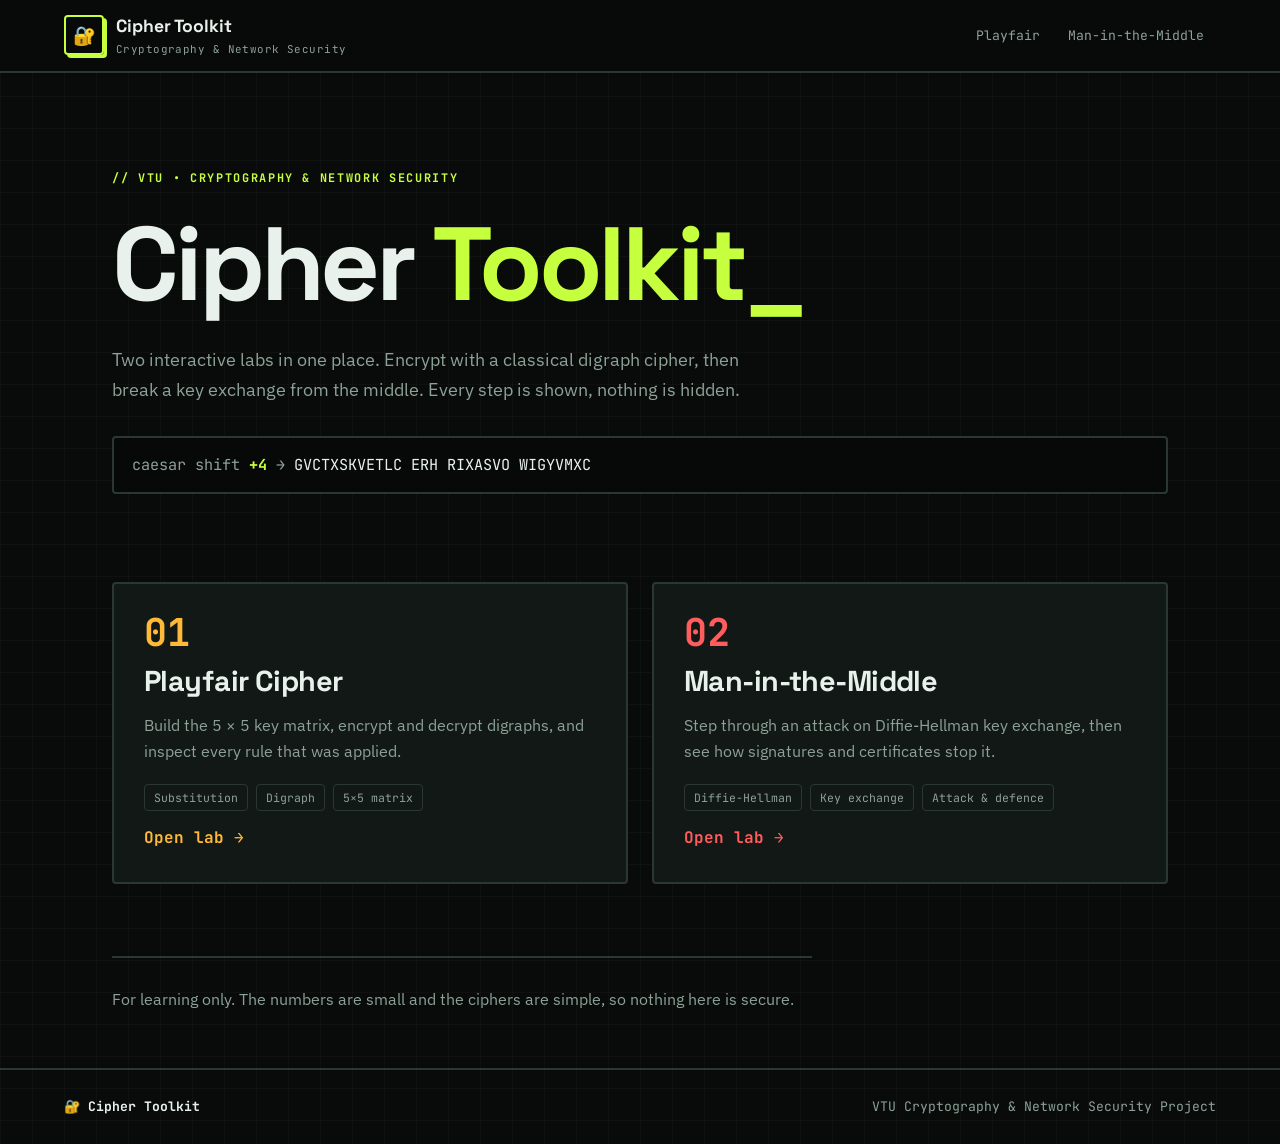
<file: index.html>
<!DOCTYPE html>
<html lang="en">
<head>
  <meta charset="UTF-8">
  <meta name="viewport" content="width=device-width, initial-scale=1.0">
  <meta name="description" content="Cipher Toolkit: interactive Playfair cipher and Man-in-the-Middle attack demos for Cryptography and Network Security (VTU).">
  <title>Cipher Toolkit | CNS VTU Project</title>
  <link rel="preconnect" href="https://fonts.googleapis.com">
  <link rel="preconnect" href="https://fonts.gstatic.com" crossorigin>
  <link href="https://fonts.googleapis.com/css2?family=Space+Grotesk:wght@500;700&family=IBM+Plex+Sans:wght@400;600&family=JetBrains+Mono:wght@400;700&display=swap" rel="stylesheet">
  <link rel="stylesheet" href="assets/theme.css">
  <style>
    .wrap { max-width: 1120px; margin: 0 auto; padding: 0 clamp(16px, 4vw, 32px); }
    .hero { padding: 90px 0 40px; }
    .hero h1 { font-size: clamp(3rem, 9vw, 6.5rem); font-weight: 700; letter-spacing: -0.04em; margin-top: 18px; }
    .hero h1 span { color: var(--accent); }
    .hero h1 span::after { content: "_"; animation: blink 1s steps(2) infinite; }
    .lead { max-width: 58ch; margin: 22px 0 0; color: var(--muted); font-size: 1.15rem; }

    .ticker {
      margin-top: 32px; padding: 14px 18px; overflow-x: auto; white-space: nowrap;
      background: #060908; border: 2px solid var(--line); border-radius: var(--radius);
      font-family: var(--font-mono); font-size: 0.95rem;
    }
    .ticker b { color: var(--accent); }
    .ticker i { color: var(--muted); font-style: normal; }

    .tools { display: grid; grid-template-columns: repeat(auto-fit, minmax(300px, 1fr)); gap: 24px; margin-top: 48px; }
    .tool {
      --c: var(--accent);
      display: flex; flex-direction: column; gap: 14px; padding: 30px;
      background: var(--panel); border: 2px solid var(--line); border-radius: var(--radius);
      transition: transform 0.14s, box-shadow 0.14s, border-color 0.14s;
    }
    .tool:hover { border-color: var(--c); transform: translate(-4px, -4px); box-shadow: 8px 8px 0 var(--c); }
    .tool.playfair { --c: #ffb938; }
    .tool.mitm { --c: #ff5d5d; }
    .tool .num { font-family: var(--font-mono); font-size: 2.4rem; font-weight: 700; color: var(--c); line-height: 1; }
    .tool h2 { font-size: 1.8rem; letter-spacing: -0.02em; }
    .tool p { margin: 0; color: var(--muted); }
    .tags { display: flex; flex-wrap: wrap; gap: 8px; margin-top: auto; padding-top: 6px; }
    .tags span { font-family: var(--font-mono); font-size: 0.72rem; padding: 3px 9px; border: 1px solid var(--line); border-radius: var(--radius); color: var(--muted); }
    .go { font-family: var(--font-mono); font-weight: 700; color: var(--c); }

    .about { margin-top: 72px; padding-top: 28px; border-top: 2px solid var(--line); color: var(--muted); max-width: 70ch; }
    footer { margin-top: 56px; }
  </style>
</head>
<body>
  <header class="navbar">
    <a class="brand" href="./">
      <span class="brand-icon">🔐</span>
      <span><strong>Cipher Toolkit</strong><small>Cryptography &amp; Network Security</small></span>
    </a>
    <nav>
         <a href="playfair/index.html">Playfair</a>
         <a href="mitm/index.html">Man-in-the-Middle</a>
    </nav>
  </header>

  <main class="wrap">
    <section class="hero">
      <span class="eyebrow">VTU • CRYPTOGRAPHY &amp; NETWORK SECURITY</span>
      <h1>Cipher <span>Toolkit</span></h1>
      <p class="lead">
        Two interactive labs in one place. Encrypt with a classical digraph cipher,
        then break a key exchange from the middle. Every step is shown, nothing is hidden.
      </p>
      <div class="ticker" aria-hidden="true"><i>caesar shift</i> <b id="shift">+3</b> <i>→</i> <span id="cipher"></span></div>
    </section>

    <section class="tools" aria-label="Tools">
      <a class="tool playfair" href="playfair/index.html">
        <span class="num">01</span>
        <h2>Playfair Cipher</h2>
        <p>Build the 5 × 5 key matrix, encrypt and decrypt digraphs, and inspect every rule that was applied.</p>
        <div class="tags"><span>Substitution</span><span>Digraph</span><span>5×5 matrix</span></div>
        <span class="go">Open lab →</span>
      </a>
      <a class="tool mitm" href="mitm/index.html">
        <span class="num">02</span>
        <h2>Man-in-the-Middle</h2>
        <p>Step through an attack on Diffie-Hellman key exchange, then see how signatures and certificates stop it.</p>
        <div class="tags"><span>Diffie-Hellman</span><span>Key exchange</span><span>Attack &amp; defence</span></div>
        <span class="go">Open lab →</span>
      </a>
    </section>

    <p class="about">For learning only. The numbers are small and the ciphers are simple, so nothing here is secure.</p>
  </main>

  <footer>
    <strong>🔐 Cipher Toolkit</strong>
    <span>VTU Cryptography &amp; Network Security Project</span>
  </footer>

  <script>
    const PLAIN = "CRYPTOGRAPHY AND NETWORK SECURITY";
    const shift = (s, n) => s.replace(/[A-Z]/g, c => String.fromCharCode((c.charCodeAt(0) - 65 + n) % 26 + 65));
    const cipherEl = document.getElementById("cipher");
    const shiftEl = document.getElementById("shift");
    let n = 3;
    const draw = () => { cipherEl.textContent = shift(PLAIN, n); shiftEl.textContent = "+" + n; };
    draw();
    if (!matchMedia("(prefers-reduced-motion: reduce)").matches) {
      setInterval(() => { n = n % 25 + 1; draw(); }, 900);
    }
  </script>
</body>
</html>
</file>
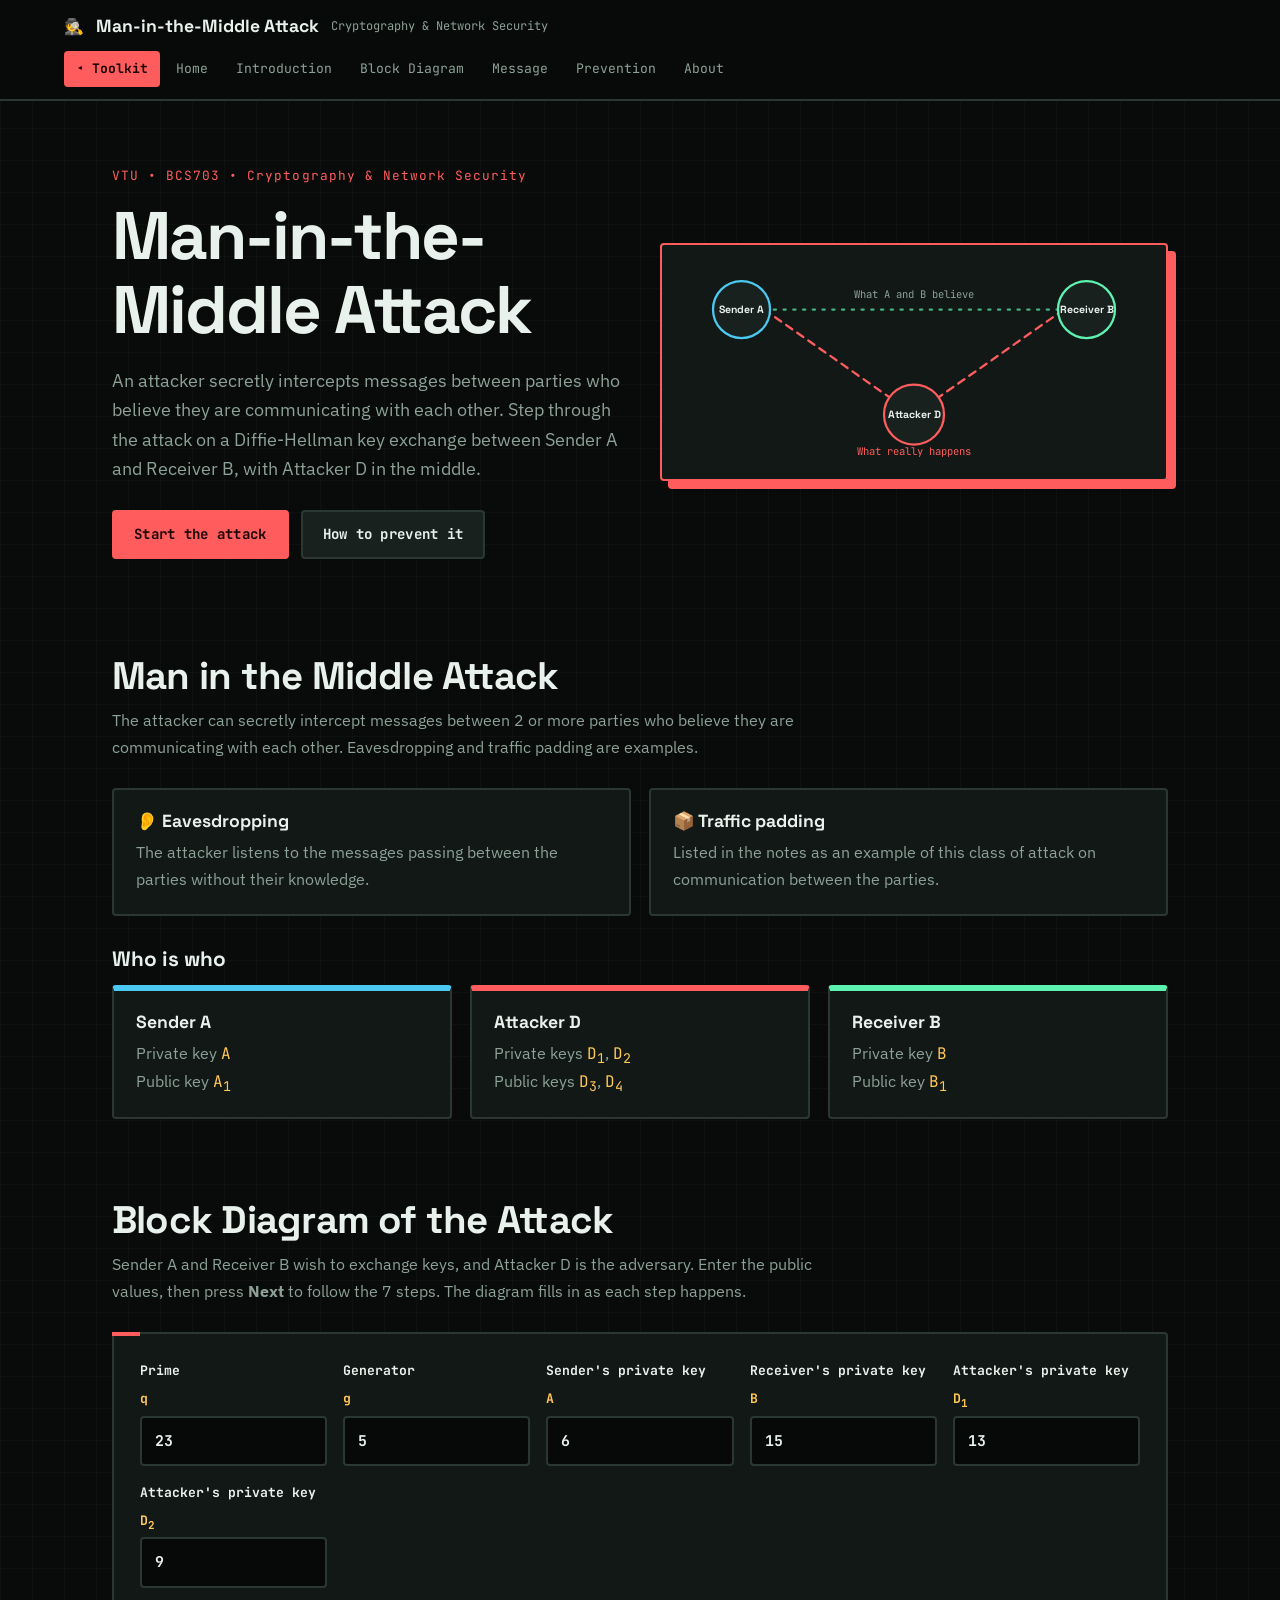
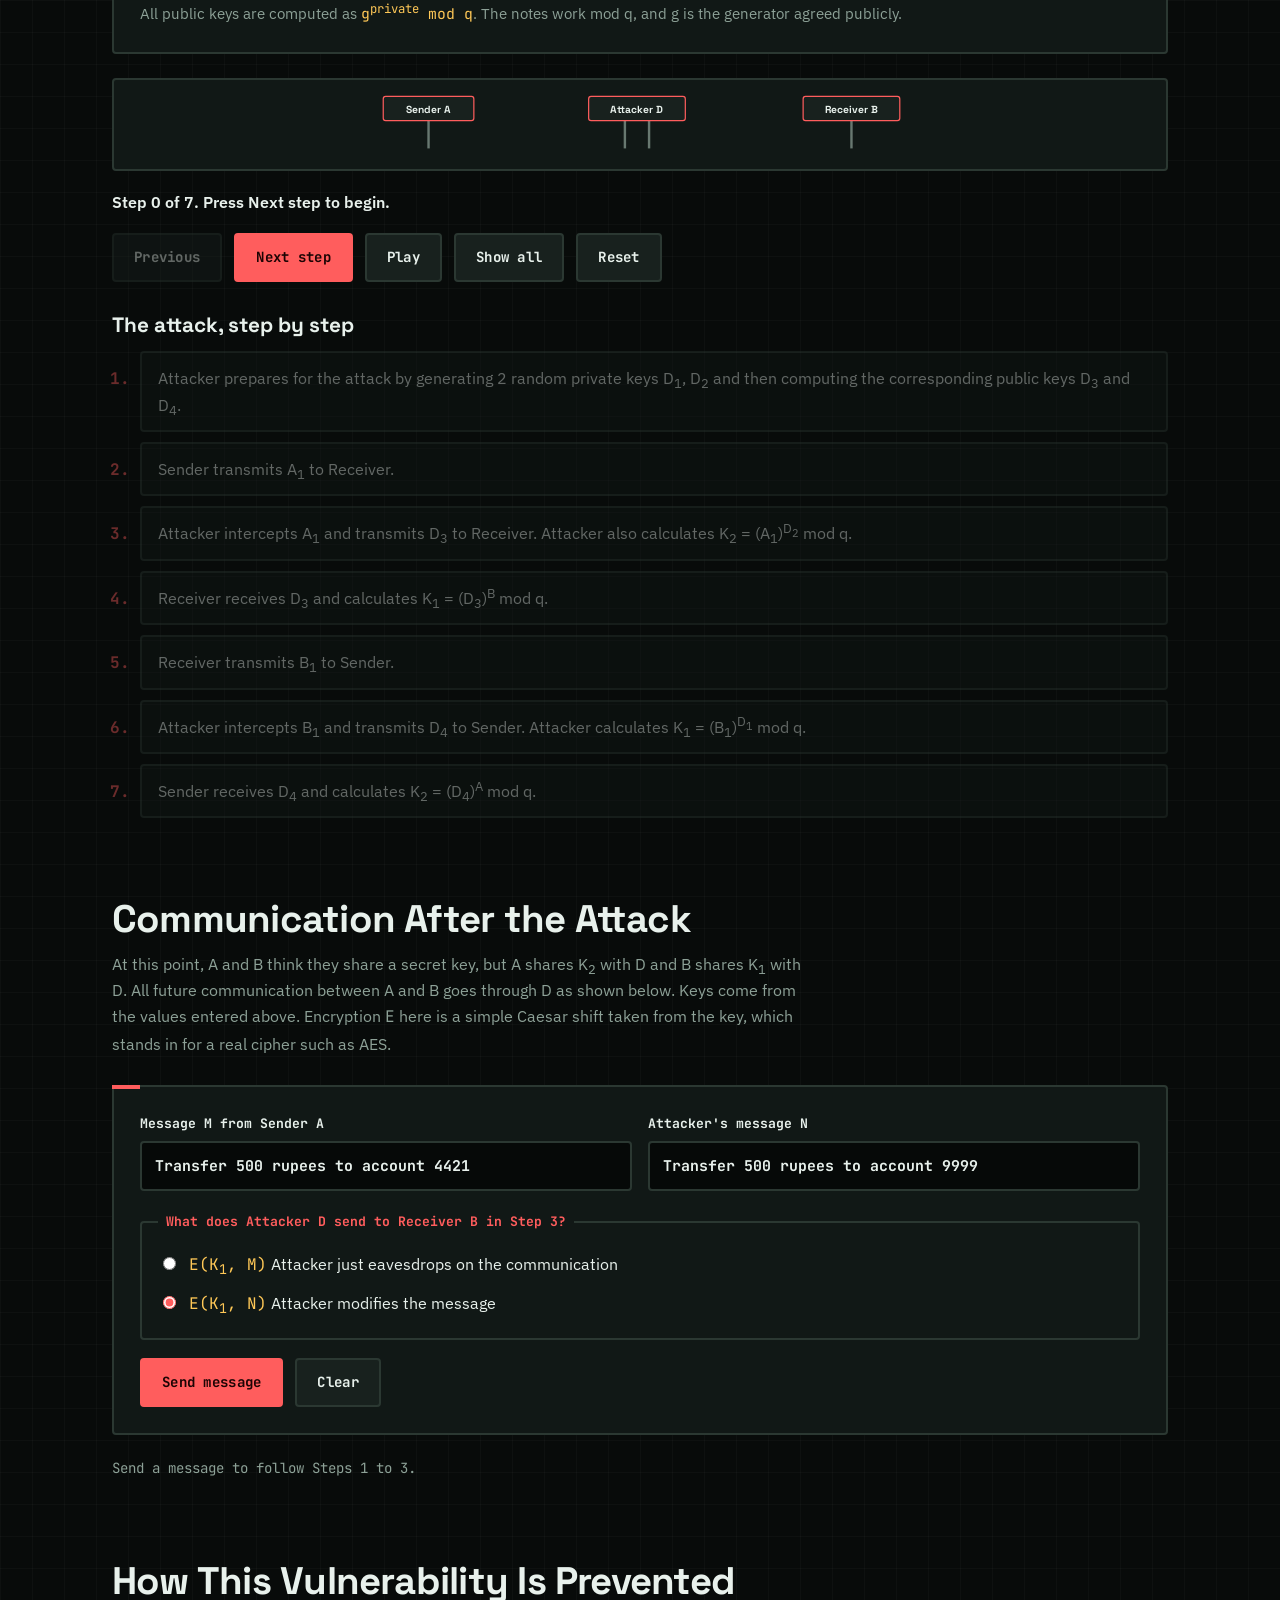
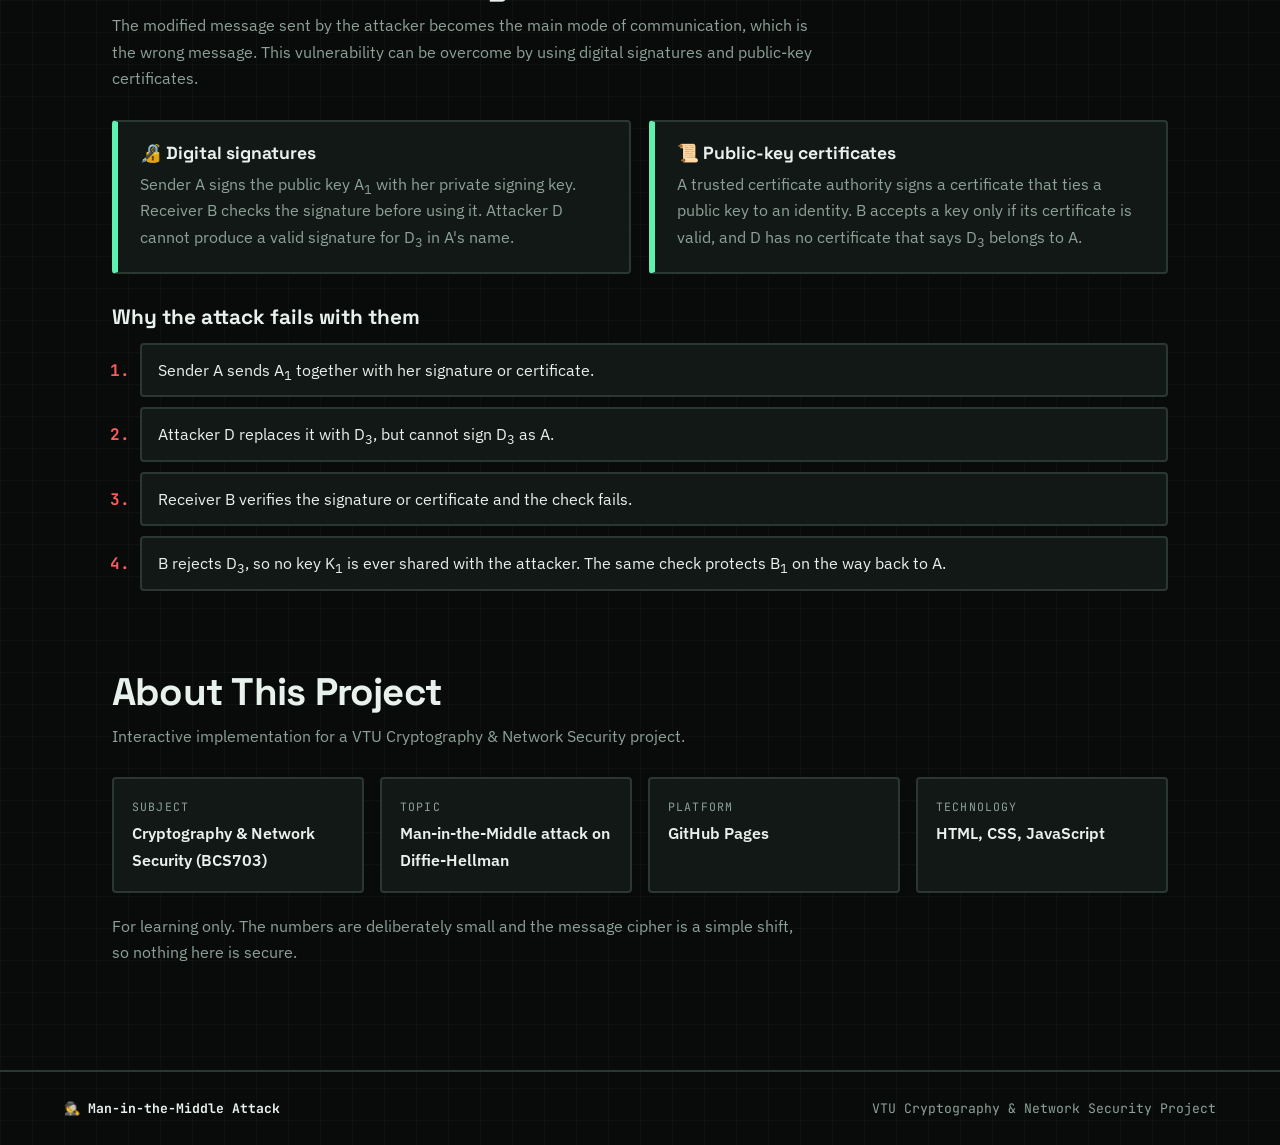
<file: mitm/index.html>
<!DOCTYPE html>
<html lang="en">
<head>
  <meta charset="UTF-8">
  <meta name="viewport" content="width=device-width, initial-scale=1.0">
  <meta name="description" content="Interactive Man-in-the-Middle attack on Diffie-Hellman key exchange for Cryptography and Network Security (VTU BCS703).">
  <title>Man-in-the-Middle Attack | CNS VTU Project</title>
  <link rel="preconnect" href="https://fonts.googleapis.com">
  <link rel="preconnect" href="https://fonts.gstatic.com" crossorigin>
  <link href="https://fonts.googleapis.com/css2?family=Space+Grotesk:wght@500;700&family=IBM+Plex+Sans:ital,wght@0,400;0,600;1,400&family=JetBrains+Mono:wght@400;700&display=swap" rel="stylesheet">
  <link rel="stylesheet" href="../assets/theme.css">
  <link rel="stylesheet" href="mitm.css">
</head>
<body>

  <header class="site-header">
    <a class="brand" href="#home">🕵️ <strong>Man-in-the-Middle Attack</strong> <span>Cryptography &amp; Network Security</span></a>
    <nav aria-label="Main">
      <a class="back" href="../index.html">◂ Toolkit</a>
      <a href="#home">Home</a>
      <a href="#introduction">Introduction</a>
      <a href="#keyexchange">Block Diagram</a>
      <a href="#message">Message</a>
      <a href="#prevention">Prevention</a>
      <a href="#about">About</a>
    </nav>
  </header>

  <main>

    <!-- HERO -->
    <section id="home" class="hero">
      <div class="hero-text">
        <p class="course">VTU &bull; BCS703 &bull; Cryptography &amp; Network Security</p>
        <h1>Man-in-the-Middle Attack</h1>
        <p class="lead">
          An attacker secretly intercepts messages between parties who believe they are
          communicating with each other. Step through the attack on a Diffie-Hellman key
          exchange between Sender A and Receiver B, with Attacker D in the middle.
        </p>
        <div class="actions">
          <a class="btn primary" href="#keyexchange">Start the attack</a>
          <a class="btn" href="#prevention">How to prevent it</a>
        </div>
      </div>

      <figure class="hero-figure">
        <svg viewBox="0 0 640 280" role="img" aria-labelledby="heroDesc">
          <title id="heroDesc">Sender A and Receiver B believe they talk directly, but Attacker D sits between them</title>
          <path d="M120 70 H520" class="line believed"/>
          <text x="320" y="55" text-anchor="middle" class="note">What A and B believe</text>
          <path d="M120 70 L320 210" class="line real flow"/>
          <path d="M320 210 L520 70" class="line real flow"/>
          <text x="320" y="264" text-anchor="middle" class="note evil">What really happens</text>
          <g class="node alice"><circle cx="90" cy="70" r="38"/><text x="90" y="75" text-anchor="middle">Sender A</text></g>
          <g class="node bob"><circle cx="550" cy="70" r="38"/><text x="550" y="75" text-anchor="middle">Receiver B</text></g>
          <g class="node mallory"><circle cx="320" cy="210" r="40"/><text x="320" y="215" text-anchor="middle">Attacker D</text></g>
        </svg>
      </figure>
    </section>

    <!-- INTRODUCTION -->
    <section class="section" id="introduction">
      <h2>Man in the Middle Attack</h2>
      <p class="section-sub">
        The attacker can secretly intercept messages between 2 or more parties who believe
        they are communicating with each other. Eavesdropping and traffic padding are examples.
      </p>

      <div class="grid two">
        <article class="card">
          <h3>👂 Eavesdropping</h3>
          <p>The attacker listens to the messages passing between the parties without their knowledge.</p>
        </article>
        <article class="card">
          <h3>📦 Traffic padding</h3>
          <p>Listed in the notes as an example of this class of attack on communication between the parties.</p>
        </article>
      </div>

      <h3 class="sub-head">Who is who</h3>
      <div class="grid three">
        <article class="card party-card alice">
          <h3>Sender A</h3>
          <p>Private key <code>A</code><br>Public key <code>A<sub>1</sub></code></p>
        </article>
        <article class="card party-card mallory">
          <h3>Attacker D</h3>
          <p>Private keys <code>D<sub>1</sub></code>, <code>D<sub>2</sub></code><br>Public keys <code>D<sub>3</sub></code>, <code>D<sub>4</sub></code></p>
        </article>
        <article class="card party-card bob">
          <h3>Receiver B</h3>
          <p>Private key <code>B</code><br>Public key <code>B<sub>1</sub></code></p>
        </article>
      </div>
    </section>

    <!-- BLOCK DIAGRAM + KEY EXCHANGE -->
    <section class="section" id="keyexchange">
      <h2>Block Diagram of the Attack</h2>
      <p class="section-sub">
        Sender A and Receiver B wish to exchange keys, and Attacker D is the adversary.
        Enter the public values, then press <strong>Next</strong> to follow the 7 steps.
        The diagram fills in as each step happens.
      </p>

      <div class="panel">
        <div class="form-grid">
          <label>Prime <code>q</code>
            <input id="inQ" type="number" value="23" min="5" step="1" inputmode="numeric">
          </label>
          <label>Generator <code>g</code>
            <input id="inG" type="number" value="5" min="2" step="1" inputmode="numeric">
          </label>
          <label>Sender's private key <code>A</code>
            <input id="inA" type="number" value="6" min="2" step="1" inputmode="numeric">
          </label>
          <label>Receiver's private key <code>B</code>
            <input id="inB" type="number" value="15" min="2" step="1" inputmode="numeric">
          </label>
          <label>Attacker's private key <code>D<sub>1</sub></code>
            <input id="inD1" type="number" value="13" min="2" step="1" inputmode="numeric">
          </label>
          <label>Attacker's private key <code>D<sub>2</sub></code>
            <input id="inD2" type="number" value="9" min="2" step="1" inputmode="numeric">
          </label>
        </div>
        <p class="hint">All public keys are computed as <code>g<sup>private</sup> mod q</code>. The notes work mod q, and g is the generator agreed publicly.</p>
        <p id="kxError" class="error" role="alert" hidden></p>
      </div>

      <div class="diagram-wrap" id="diagramWrap" tabindex="0" aria-label="Block diagram of the man-in-the-middle attack">
        <div id="diagram"></div>
      </div>

      <div class="stepper">
        <p class="step-now" id="stepNow" aria-live="polite">Step 0 of 7. Press Next to begin.</p>
        <div class="actions">
          <button class="btn" id="btnPrev" type="button">Previous</button>
          <button class="btn primary" id="btnNext" type="button">Next step</button>
          <button class="btn" id="btnPlay" type="button">Play</button>
          <button class="btn" id="btnAll" type="button">Show all</button>
          <button class="btn" id="btnReset" type="button">Reset</button>
        </div>
      </div>

      <h3 class="sub-head">The attack, step by step</h3>
      <ol id="stepList" class="attack-steps"></ol>

      <div id="afterNote" class="verdict broken" hidden></div>
    </section>

    <!-- MESSAGE -->
    <section class="section" id="message">
      <h2>Communication After the Attack</h2>
      <p class="section-sub">
        At this point, A and B think they share a secret key, but A shares K<sub>2</sub> with D and
        B shares K<sub>1</sub> with D. All future communication between A and B goes through D as
        shown below. Keys come from the values entered above. Encryption <code>E</code> here is a
        simple Caesar shift taken from the key, which stands in for a real cipher such as AES.
      </p>

      <div class="panel">
        <div class="form-grid wide">
          <label>Message M from Sender A
            <input id="msg" type="text" value="Transfer 500 rupees to account 4421" maxlength="120">
          </label>
          <label>Attacker's message N
            <input id="tamper" type="text" value="Transfer 500 rupees to account 9999" maxlength="120">
          </label>
        </div>

        <fieldset class="choice">
          <legend>What does Attacker D send to Receiver B in Step 3?</legend>
          <label class="radio"><input type="radio" name="mode" value="eavesdrop"> <span><code>E(K<sub>1</sub>, M)</code> Attacker just eavesdrops on the communication</span></label>
          <label class="radio"><input type="radio" name="mode" value="modify" checked> <span><code>E(K<sub>1</sub>, N)</code> Attacker modifies the message</span></label>
        </fieldset>

        <div class="actions">
          <button class="btn primary" id="runMsg" type="button">Send message</button>
          <button class="btn" id="resetMsg" type="button">Clear</button>
        </div>
        <p id="msgError" class="error" role="alert" hidden></p>
      </div>

      <div id="msgResult" class="result" hidden>
        <div class="relay" id="relay"></div>
        <div id="msgVerdict" class="verdict"></div>
      </div>
      <p id="msgEmpty" class="empty">Send a message to follow Steps 1 to 3.</p>
    </section>

    <!-- PREVENTION -->
    <section class="section" id="prevention">
      <h2>How This Vulnerability Is Prevented</h2>
      <p class="section-sub">
        The modified message sent by the attacker becomes the main mode of communication, which is
        the wrong message. This vulnerability can be overcome by using digital signatures and
        public-key certificates.
      </p>

      <div class="grid two">
        <article class="card good">
          <h3>🔏 Digital signatures</h3>
          <p>Sender A signs the public key A<sub>1</sub> with her private signing key. Receiver B checks the signature before using it. Attacker D cannot produce a valid signature for D<sub>3</sub> in A's name.</p>
        </article>
        <article class="card good">
          <h3>📜 Public-key certificates</h3>
          <p>A trusted certificate authority signs a certificate that ties a public key to an identity. B accepts a key only if its certificate is valid, and D has no certificate that says D<sub>3</sub> belongs to A.</p>
        </article>
      </div>

      <h3 class="sub-head">Why the attack fails with them</h3>
      <ol class="attack-steps plain">
        <li>Sender A sends A<sub>1</sub> together with her signature or certificate.</li>
        <li>Attacker D replaces it with D<sub>3</sub>, but cannot sign D<sub>3</sub> as A.</li>
        <li>Receiver B verifies the signature or certificate and the check fails.</li>
        <li>B rejects D<sub>3</sub>, so no key K<sub>1</sub> is ever shared with the attacker. The same check protects B<sub>1</sub> on the way back to A.</li>
      </ol>
    </section>

    <!-- ABOUT -->
    <section class="section" id="about">
      <h2>About This Project</h2>
      <p class="section-sub">Interactive implementation for a VTU Cryptography &amp; Network Security project.</p>
      <dl class="about">
        <div><dt>Subject</dt><dd>Cryptography &amp; Network Security (BCS703)</dd></div>
        <div><dt>Topic</dt><dd>Man-in-the-Middle attack on Diffie-Hellman</dd></div>
        <div><dt>Platform</dt><dd>GitHub Pages</dd></div>
        <div><dt>Technology</dt><dd>HTML, CSS, JavaScript</dd></div>
      </dl>
      <p class="disclaimer">For learning only. The numbers are deliberately small and the message cipher is a simple shift, so nothing here is secure.</p>
    </section>
  </main>

  <footer class="site-footer">
    <strong>🕵️ Man-in-the-Middle Attack</strong>
    <span>VTU Cryptography &amp; Network Security Project</span>
  </footer>

  <script>
/* Man-in-the-Middle attack on Diffie-Hellman
   VTU Cryptography & Network Security (BCS703)
   Notation follows the class notes:
   Sender A (private A, public A1), Receiver B (private B, public B1),
   Attacker D (private D1, D2, public D3, D4), keys K1 and K2. */

const $ = (id) => document.getElementById(id);

const DEFAULTS = { q: 23, g: 5, A: 6, B: 15, D1: 13, D2: 9 };
const INPUT_IDS = { q: "inQ", g: "inG", A: "inA", B: "inB", D1: "inD1", D2: "inD2" };
const TOTAL_STEPS = 7;
// bottom of the lifelines after each step (index = step number)
const STEP_BOTTOM = [100, 300, 300, 425, 515, 545, 670, 760];

/* ---------- Maths helpers ---------- */

function modPow(base, exp, mod) {
  let result = 1n;
  let b = BigInt(base) % BigInt(mod);
  let e = BigInt(exp);
  const m = BigInt(mod);
  while (e > 0n) {
    if (e & 1n) result = (result * b) % m;
    b = (b * b) % m;
    e >>= 1n;
  }
  return Number(result);
}

function isPrime(n) {
  if (n < 2) return false;
  for (let i = 2; i * i <= n; i++) {
    if (n % i === 0) return false;
  }
  return true;
}

function escapeHtml(text) {
  return text.replace(/[&<>"']/g, (c) => ({
    "&": "&amp;", "<": "&lt;", ">": "&gt;", '"': "&quot;", "'": "&#39;"
  }[c]));
}

/* ---------- Stand-in cipher: E(K, M) is a Caesar shift ---------- */

const shiftFromKey = (key) => (key % 25) + 1;

function shiftText(text, shift) {
  return text.replace(/[a-z]/gi, (ch) => {
    const base = ch <= "Z" ? 65 : 97;
    return String.fromCharCode(((ch.charCodeAt(0) - base + shift + 26 * 26) % 26) + base);
  });
}

const E = (key, text) => shiftText(text, shiftFromKey(key));
const Dec = (key, text) => shiftText(text, -shiftFromKey(key));

/* ---------- Inputs and key computation ---------- */

function readParams() {
  const p = {};
  for (const k of Object.keys(INPUT_IDS)) p[k] = Number($(INPUT_IDS[k]).value);

  if (Object.values(p).some((v) => !Number.isInteger(v))) {
    return { error: "Every value must be a whole number." };
  }
  if (p.q < 5 || p.q > 1000003 || !isPrime(p.q)) {
    return { error: "q must be a prime number between 5 and 1,000,003, for example 23." };
  }
  if (p.g < 2 || p.g > p.q - 2) {
    return { error: "g must be between 2 and q - 2." };
  }
  const names = { A: "A", B: "B", D1: "D1", D2: "D2" };
  for (const k of Object.keys(names)) {
    if (p[k] < 2 || p[k] > p.q - 2) {
      return { error: "Private key " + names[k] + " must be between 2 and q - 2." };
    }
  }
  if (p.D1 === p.D2) {
    return { error: "The attacker needs two different private keys, so D1 and D2 must differ." };
  }
  return p;
}

// Every value from the notes' 7 steps
function computeKeys(p) {
  const { q, g, A, B, D1, D2 } = p;
  const A1 = modPow(g, A, q);
  const B1 = modPow(g, B, q);
  const D3 = modPow(g, D1, q);
  const D4 = modPow(g, D2, q);
  return {
    A1, B1, D3, D4,
    K2att: modPow(A1, D2, q),   // step 3: Attacker  K2 = (A1)^D2 mod q
    K1rec: modPow(D3, B, q),    // step 4: Receiver  K1 = (D3)^B mod q
    K1att: modPow(B1, D1, q),   // step 6: Attacker  K1 = (B1)^D1 mod q
    K2snd: modPow(D4, A, q)     // step 7: Sender    K2 = (D4)^A mod q
  };
}

/* ---------- The 7 steps from the notes ---------- */

function stepsFor(p, k) {
  const { q, g, A, B, D1, D2 } = p;
  return [
    {
      text: "Attacker prepares for the attack by generating 2 random private keys D<sub>1</sub>, D<sub>2</sub> and then computing the corresponding public keys D<sub>3</sub> and D<sub>4</sub>.",
      calc: "D<sub>3</sub> = g<sup>D<sub>1</sub></sup> mod q = " + g + "<sup>" + D1 + "</sup> mod " + q + " = " + k.D3 +
            "<br>D<sub>4</sub> = g<sup>D<sub>2</sub></sup> mod q = " + g + "<sup>" + D2 + "</sup> mod " + q + " = " + k.D4
    },
    {
      text: "Sender transmits A<sub>1</sub> to Receiver.",
      calc: "A<sub>1</sub> = g<sup>A</sup> mod q = " + g + "<sup>" + A + "</sup> mod " + q + " = " + k.A1
    },
    {
      text: "Attacker intercepts A<sub>1</sub> and transmits D<sub>3</sub> to Receiver. Attacker also calculates K<sub>2</sub> = (A<sub>1</sub>)<sup>D<sub>2</sub></sup> mod q.",
      calc: "K<sub>2</sub> = " + k.A1 + "<sup>" + D2 + "</sup> mod " + q + " = " + k.K2att
    },
    {
      text: "Receiver receives D<sub>3</sub> and calculates K<sub>1</sub> = (D<sub>3</sub>)<sup>B</sup> mod q.",
      calc: "K<sub>1</sub> = " + k.D3 + "<sup>" + B + "</sup> mod " + q + " = " + k.K1rec
    },
    {
      text: "Receiver transmits B<sub>1</sub> to Sender.",
      calc: "B<sub>1</sub> = g<sup>B</sup> mod q = " + g + "<sup>" + B + "</sup> mod " + q + " = " + k.B1
    },
    {
      text: "Attacker intercepts B<sub>1</sub> and transmits D<sub>4</sub> to Sender. Attacker calculates K<sub>1</sub> = (B<sub>1</sub>)<sup>D<sub>1</sub></sup> mod q.",
      calc: "K<sub>1</sub> = " + k.B1 + "<sup>" + D1 + "</sup> mod " + q + " = " + k.K1att
    },
    {
      text: "Sender receives D<sub>4</sub> and calculates K<sub>2</sub> = (D<sub>4</sub>)<sup>A</sup> mod q.",
      calc: "K<sub>2</sub> = " + k.D4 + "<sup>" + A + "</sup> mod " + q + " = " + k.K2snd
    }
  ];
}

/* ---------- Block diagram (SVG) ---------- */

const SENDER_X = 130, LANE_L = 455, LANE_R = 495, RECEIVER_X = 830, MID_X = 475;

// exponent in SVG text, then the rest of the text back on the baseline
const sup = (e, rest) =>
  '<tspan class="sp" dy="-6">' + e + '</tspan><tspan dy="6">' + (rest || " ") + "</tspan>";

function svgBox(step, cx, y, w, lines, color) {
  const h = 36 + (lines.length - 1) * 19;
  let out = '<g class="el" data-step="' + step + '"><rect class="bx ' + color + '" x="' + (cx - w / 2) +
    '" y="' + y + '" width="' + w + '" height="' + h + '" rx="6"/>';
  lines.forEach((l, i) => {
    out += '<text class="' + (l.cls || "bt") + '" x="' + cx + '" y="' + (y + 23 + i * 19) +
      '" text-anchor="middle">' + l.t + "</text>";
  });
  return out + "</g>";
}

function svgArrow(step, x1, x2, y, color, label) {
  const dir = x2 > x1 ? 1 : -1;
  const head = x2 + "," + y + " " + (x2 - dir * 13) + "," + (y - 7) + " " + (x2 - dir * 13) + "," + (y + 7);
  return '<g class="el" data-step="' + step + '">' +
    '<line class="ar ' + color + '" x1="' + x1 + '" y1="' + y + '" x2="' + (x2 - dir * 10) + '" y2="' + y + '"/>' +
    '<polygon class="ah ' + color + '" points="' + head + '"/>' +
    '<text class="al" x="' + (x1 + x2) / 2 + '" y="' + (y - 9) + '" text-anchor="middle">' + label + "</text></g>";
}

function buildDiagram(p, k) {
  const header = (cx, w, label) =>
    '<g class="hdr"><rect x="' + (cx - w / 2) + '" y="14" width="' + w + '" height="40" rx="4"/>' +
    '<text x="' + cx + '" y="41" text-anchor="middle">' + label + "</text></g>";

  let s = '<svg viewBox="0 0 960 815" role="img" aria-label="Block diagram: Sender A, Attacker D and Receiver B exchanging public keys">';

  // lifelines
  s += '<line class="life" x1="' + SENDER_X + '" y1="54" x2="' + SENDER_X + '" y2="760"/>';
  s += '<line class="life" x1="' + LANE_L + '" y1="54" x2="' + LANE_L + '" y2="760"/>';
  s += '<line class="life" x1="' + LANE_R + '" y1="54" x2="' + LANE_R + '" y2="760"/>';
  s += '<line class="life" x1="' + RECEIVER_X + '" y1="54" x2="' + RECEIVER_X + '" y2="760"/>';

  s += header(SENDER_X, 150, "Sender A") + header(MID_X, 160, "Attacker D") + header(RECEIVER_X, 160, "Receiver B");

  // Sender: private key A, public key A1
  s += svgBox(2, SENDER_X, 80, 220, [
    { t: "Private Key A" },
    { t: "Public Key A₁" },
    { t: "A = " + p.A + ", A₁ = " + k.A1, cls: "bv" }
  ], "alice");

  // Step 2: A1 to the attacker's left lane
  s += svgArrow(2, SENDER_X, LANE_L, 190, "alice", "Public key A₁");

  // Step 1: attacker's keys
  s += svgBox(1, MID_X, 210, 270, [
    { t: "Private Keys D₁, D₂" },
    { t: "Public Keys D₃, D₄" },
    { t: "D₁=" + p.D1 + ", D₂=" + p.D2 + ", D₃=" + k.D3 + ", D₄=" + k.D4, cls: "bv" }
  ], "evil");

  // Step 3: D3 to the receiver, attacker computes K2
  s += svgArrow(3, LANE_R, RECEIVER_X, 318, "evil", "Public key D₃");
  s += svgBox(3, MID_X, 335, 270, [
    { t: "Secret Key K₂" },
    { t: "= (A₁)" + sup("D₂", " mod q") },
    { t: "= " + k.K2att, cls: "bv" }
  ], "evil");

  // Step 4: receiver keys and K1
  s += svgBox(4, RECEIVER_X, 335, 220, [
    { t: "Private Key B" },
    { t: "Public Key B₁" },
    { t: "B = " + p.B + ", B₁ = " + k.B1, cls: "bv" }
  ], "bob");
  s += svgBox(4, RECEIVER_X, 425, 220, [
    { t: "Secret Key K₁" },
    { t: "= (D₃)" + sup("B", " mod q") },
    { t: "= " + k.K1rec, cls: "bv" }
  ], "bob");

  // Step 5: B1 to the attacker's right lane
  s += svgArrow(5, RECEIVER_X, LANE_R, 530, "bob", "Public key B₁");

  // Step 6: D4 to the sender, attacker computes K1
  s += svgBox(6, MID_X, 548, 270, [
    { t: "Secret Key K₁" },
    { t: "= (B₁)" + sup("D₁", " mod q") },
    { t: "= " + k.K1att, cls: "bv" }
  ], "evil");
  s += svgArrow(6, LANE_L, SENDER_X, 655, "evil", "Public key D₄");

  // Step 7: sender computes K2
  s += svgBox(7, SENDER_X, 670, 220, [
    { t: "Secret Key K₂" },
    { t: "= (D₄)" + sup("A", " mod q") },
    { t: "= " + k.K2snd, cls: "bv" }
  ], "alice");

  s += '<g class="el" data-step="7">' +
    '<text class="red" x="300" y="785" text-anchor="middle">Sender and the Attacker</text>' +
    '<text class="red" x="300" y="805" text-anchor="middle">share the secret key K₂</text>' +
    '<text class="red" x="660" y="785" text-anchor="middle">Attacker and the Receiver</text>' +
    '<text class="red" x="660" y="805" text-anchor="middle">share the secret key K₁</text></g>';

  return s + "</svg>";
}

/* ---------- Stepper state ---------- */

let params = null;
let keys = null;
let steps = [];
let current = 0;
let timer = null;

function stopPlay() {
  if (timer) clearInterval(timer);
  timer = null;
  $("btnPlay").textContent = "Play";
}

function setStep(n) {
  current = Math.max(0, Math.min(TOTAL_STEPS, n));

  document.querySelectorAll("#diagram .el").forEach((el) => {
    const s = Number(el.getAttribute("data-step"));
    el.classList.toggle("active", s === current);
    // fully remove anything that has not happened yet (no faint ghost)
    el.style.display = s > current ? "none" : "";
  });

  // lifelines and the drawing grow only as far as the steps shown so far
  const svg = $("diagram").querySelector("svg");
  if (svg) {
    const bottom = STEP_BOTTOM[current];
    svg.querySelectorAll(".life").forEach((l) => l.setAttribute("y2", bottom));
    svg.setAttribute("viewBox", "0 0 960 " + (bottom + (current === TOTAL_STEPS ? 55 : 20)));
  }

  document.querySelectorAll("#stepList > li").forEach((li, i) => {
    const num = i + 1;
    li.classList.toggle("pending", num > current);
    li.classList.toggle("active", num === current);
    li.querySelector(".calc").hidden = num > current;
  });

  $("stepNow").innerHTML = current === 0
    ? "Step 0 of " + TOTAL_STEPS + ". Press Next step to begin."
    : "Step " + current + " of " + TOTAL_STEPS + ": " + steps[current - 1].text;

  $("btnPrev").disabled = current === 0;
  $("btnNext").disabled = current === TOTAL_STEPS;

  const note = $("afterNote");
  if (current === TOTAL_STEPS) {
    const okA = keys.K2snd === keys.K2att;
    const okB = keys.K1rec === keys.K1att;
    note.innerHTML =
      "<p>At this point, Receiver B and Sender A think that they share the secret key, but instead " +
      "B and D share the secret key K<sub>1</sub> (" + keys.K1rec + ") and A and D share the secret key K<sub>2</sub> (" + keys.K2snd + ").</p>" +
      "<p>Check: Sender's K<sub>2</sub> = Attacker's K<sub>2</sub> " + (okA ? "✓" : "✗") +
      " &nbsp; and &nbsp; Receiver's K<sub>1</sub> = Attacker's K<sub>1</sub> " + (okB ? "✓" : "✗") + ".</p>";
    note.hidden = false;
  } else {
    note.hidden = true;
  }
}

function buildSteps() {
  $("stepList").innerHTML = steps
    .map((s) => "<li><span>" + s.text + '</span><span class="calc" hidden>' + s.calc + "</span></li>")
    .join("");
}

function showError(id, text) {
  const el = $(id);
  el.textContent = text || "";
  el.hidden = !text;
}

function rebuild() {
  stopPlay();
  const p = readParams();
  if (p.error) {
    showError("kxError", p.error);
    return false;
  }
  showError("kxError", "");
  params = p;
  keys = computeKeys(p);
  steps = stepsFor(p, keys);
  $("diagram").innerHTML = buildDiagram(p, keys);
  buildSteps();
  setStep(0);
  return true;
}

/* ---------- Message communication (Steps 1 to 3 in the notes) ---------- */

function hop(cls, who, sub, lines, extra) {
  const body = lines
    .map((l) => '<p><span class="lbl">' + l[0] + ':</span> <span class="val ' + (l[2] || "") + '">' + l[1] + "</span></p>")
    .join("");
  return '<div class="hop ' + cls + (extra || "") + '"><div class="who">' + who + "<small>" + sub + "</small></div>" +
    '<div class="body">' + body + "</div></div>";
}

function renderMessage() {
  const p = readParams();
  if (p.error) {
    showError("msgError", p.error + " (change them in the Block Diagram section above)");
    return;
  }
  const M = $("msg").value.trim();
  const N = $("tamper").value.trim();
  const mode = document.querySelector('input[name="mode"]:checked').value;

  if (!M) { showError("msgError", "Enter a message M for the Sender to send."); return; }
  if (mode === "modify" && !N) { showError("msgError", "Enter the attacker's message N."); return; }
  showError("msgError", "");

  const k = computeKeys(p);
  const K2 = k.K2snd;   // shared by Sender and Attacker
  const K1 = k.K1rec;   // shared by Attacker and Receiver
  const e = escapeHtml;

  const c1 = E(K2, M);          // Step 1
  const recovered = Dec(k.K2att, c1); // Step 2
  const cM = E(K1, M);          // Step 3, eavesdrop
  const cN = E(K1, N || M);     // Step 3, modify
  const sentCipher = mode === "eavesdrop" ? cM : cN;
  const received = Dec(k.K1rec, sentCipher);
  const modified = received !== M;

  let html = "";

  html += hop("alice", "Step 1", "Sender sends an encrypted message M : E(K₂, M)", [
    ["K₂ (shared with Attacker)", K2 + " (shift " + shiftFromKey(K2) + ")"],
    ["M", e(M)],
    ["E(K₂, M)", e(c1), "cipher"]
  ]);

  html += hop("mallory", "Step 2", "Attacker intercepts the encrypted message and decrypts to recover M", [
    ["Decrypts with K₂", k.K2att + " (shift " + shiftFromKey(k.K2att) + ")"],
    ["Recovered M", e(recovered)]
  ]);

  html += hop("mallory", "Step 3", "Attacker sends Receiver E(K₁, M) | E(K₁, N)", [
    ["K₁ (shared with Receiver)", K1 + " (shift " + shiftFromKey(K1) + ")"],
    ["E(K₁, M) — eavesdrops", e(cM), "cipher"],
    ["E(K₁, N) — modifies, N = " + e(N), e(cN), "cipher"]
  ]);

  html += hop("mallory sent", "Sent to Receiver", mode === "eavesdrop" ? "E(K₁, M)" : "E(K₁, N)", [
    ["Attacker's choice", mode === "eavesdrop"
      ? "Just eavesdrops on the communication"
      : "Modifies the message"],
    ["Ciphertext", e(sentCipher), "cipher"]
  ]);

  html += hop("bob", "Receiver B", "decrypts with K₁", [
    ["Decrypts to", e(received), modified ? "changed" : ""]
  ]);

  $("relay").innerHTML = html;

  const v = $("msgVerdict");
  if (modified) {
    v.className = "verdict broken";
    v.innerHTML =
      "<p><code>E(K₁, N)</code>: the attacker modifies the message.</p>" +
      "<p>The modified message sent by the attacker becomes the main mode of communication, " +
      "which is the wrong message. Sender A never sent it, yet Receiver B accepts it.</p>";
  } else {
    v.className = "verdict broken";
    v.innerHTML =
      "<p><code>E(K₁, M)</code>: the attacker just eavesdrops on the communication.</p>" +
      "<p>Receiver B gets the correct message, but the attacker has read it, and neither A nor B can tell.</p>";
  }

  $("msgResult").hidden = false;
  $("msgEmpty").hidden = true;
}

/* ---------- Events ---------- */

Object.values(INPUT_IDS).forEach((id) => $(id).addEventListener("input", rebuild));

$("btnNext").addEventListener("click", () => { stopPlay(); if (params) setStep(current + 1); });
$("btnPrev").addEventListener("click", () => { stopPlay(); if (params) setStep(current - 1); });
$("btnAll").addEventListener("click", () => { stopPlay(); if (params) setStep(TOTAL_STEPS); });
$("btnReset").addEventListener("click", () => {
  Object.keys(DEFAULTS).forEach((key) => { $(INPUT_IDS[key]).value = DEFAULTS[key]; });
  rebuild();
});

$("btnPlay").addEventListener("click", () => {
  if (!params) return;
  if (timer) { stopPlay(); return; }
  if (current >= TOTAL_STEPS) setStep(0);
  $("btnPlay").textContent = "Pause";
  setStep(current + 1);
  timer = setInterval(() => {
    if (current >= TOTAL_STEPS) { stopPlay(); return; }
    setStep(current + 1);
    if (current >= TOTAL_STEPS) stopPlay();
  }, 2200);
});

$("runMsg").addEventListener("click", renderMessage);
document.querySelectorAll('input[name="mode"]').forEach((r) =>
  r.addEventListener("change", () => { if (!$("msgResult").hidden) renderMessage(); })
);
$("resetMsg").addEventListener("click", () => {
  $("msg").value = "Transfer 500 rupees to account 4421";
  $("tamper").value = "Transfer 500 rupees to account 9999";
  document.querySelector('input[name="mode"][value="modify"]').checked = true;
  showError("msgError", "");
  $("msgResult").hidden = true;
  $("msgEmpty").hidden = false;
});

rebuild();

</script>
</body>
</html>
</file>
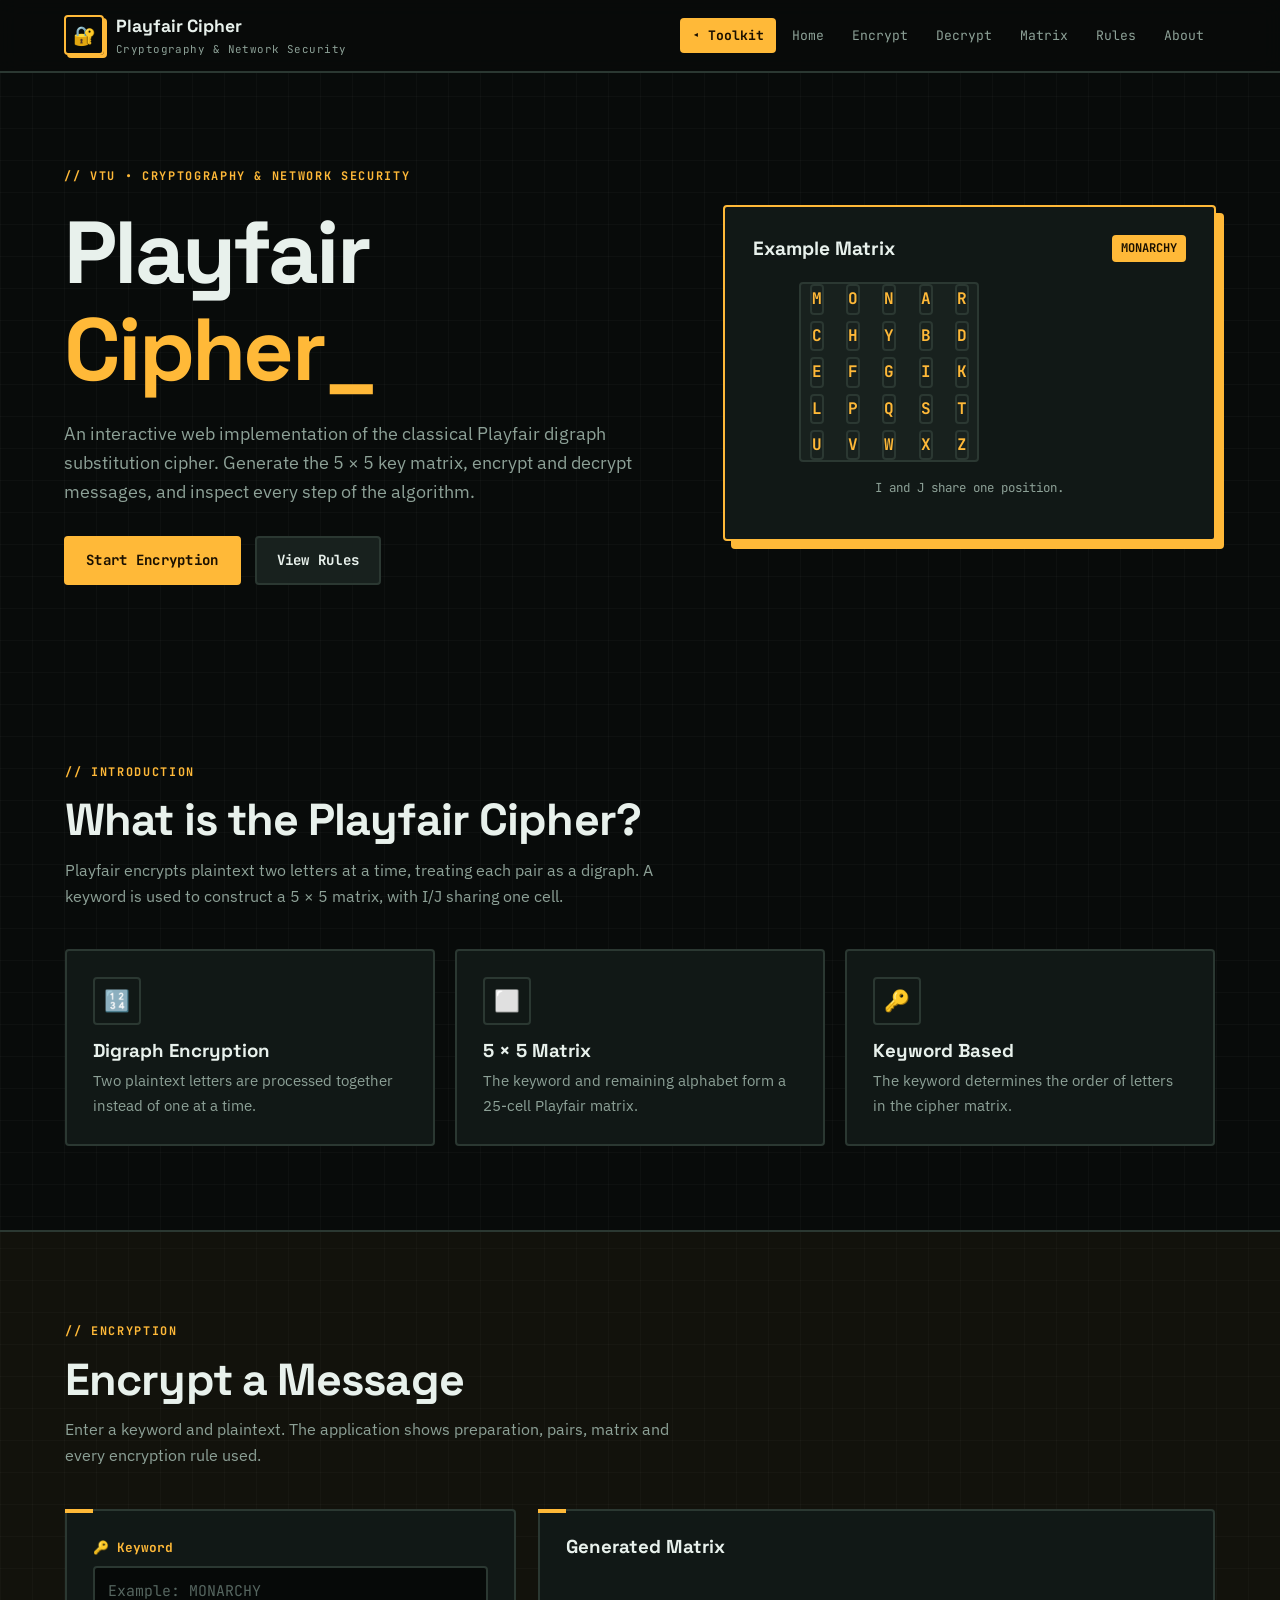
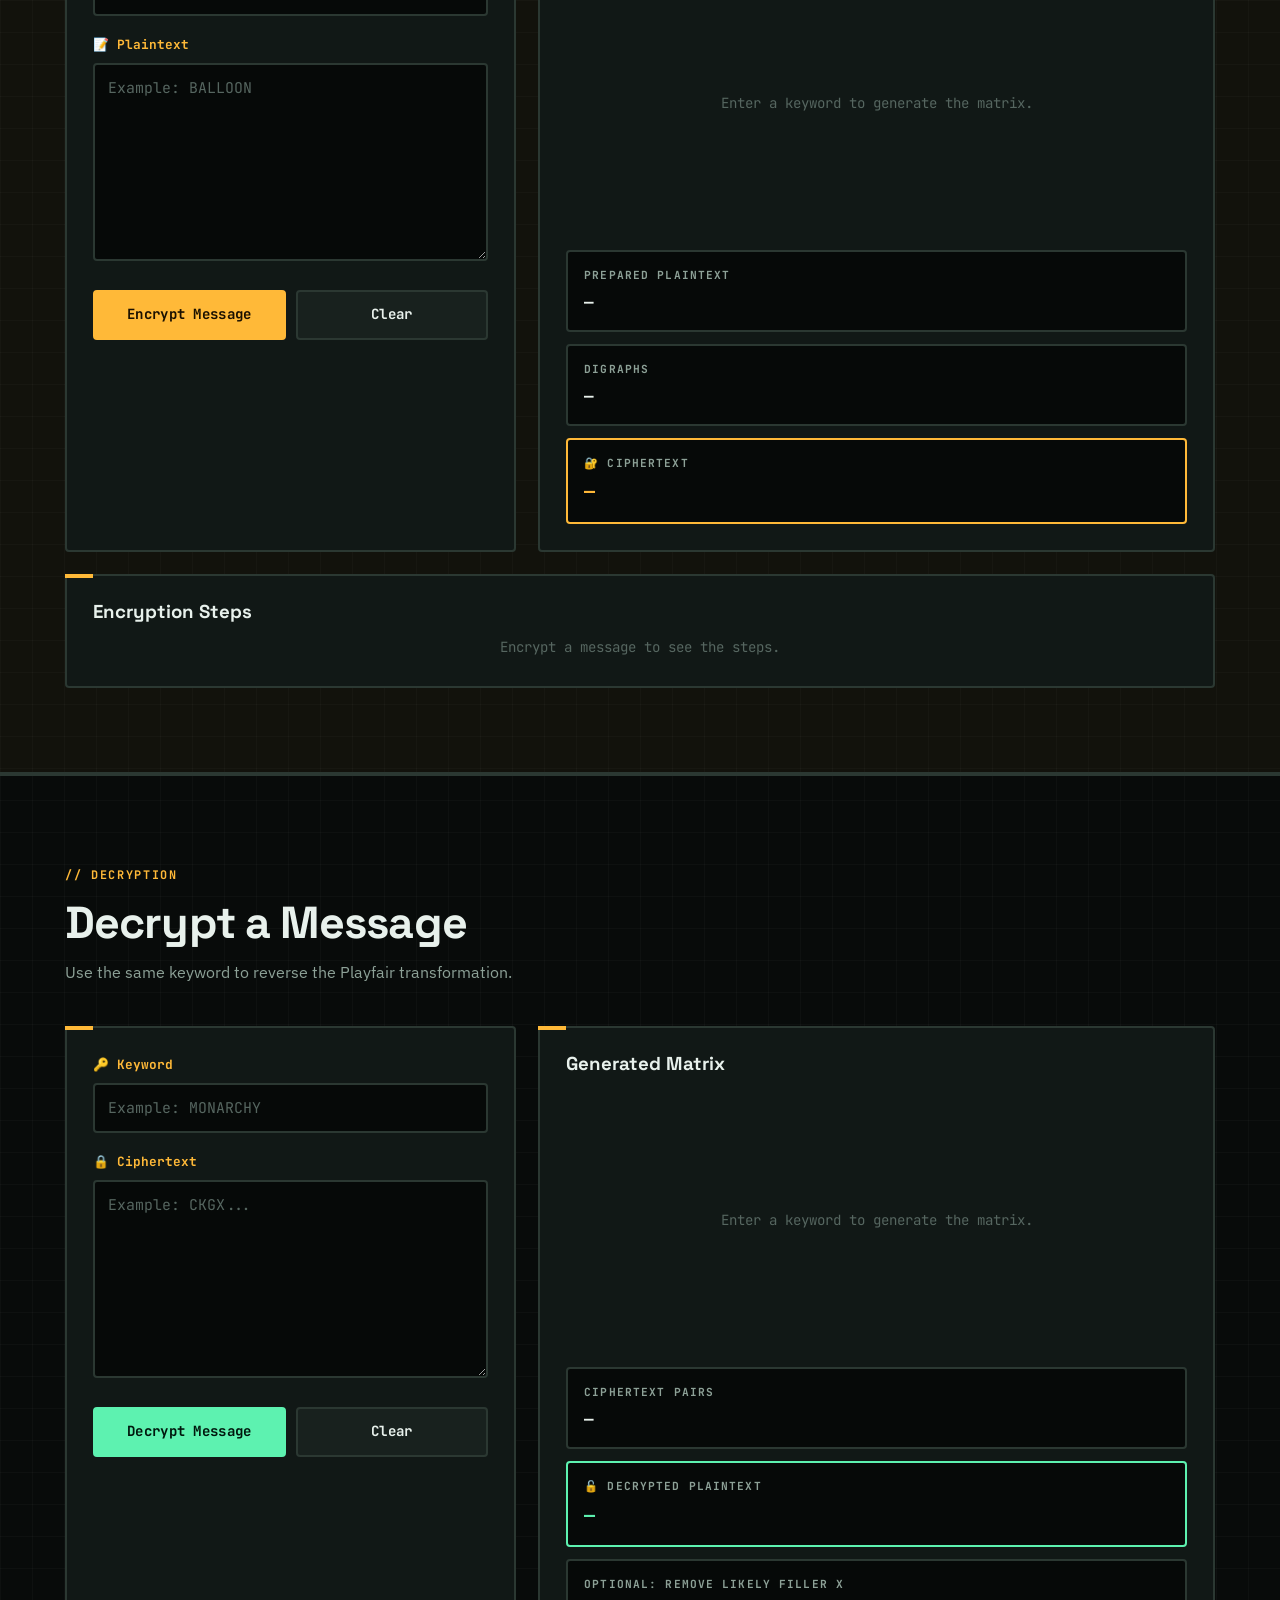
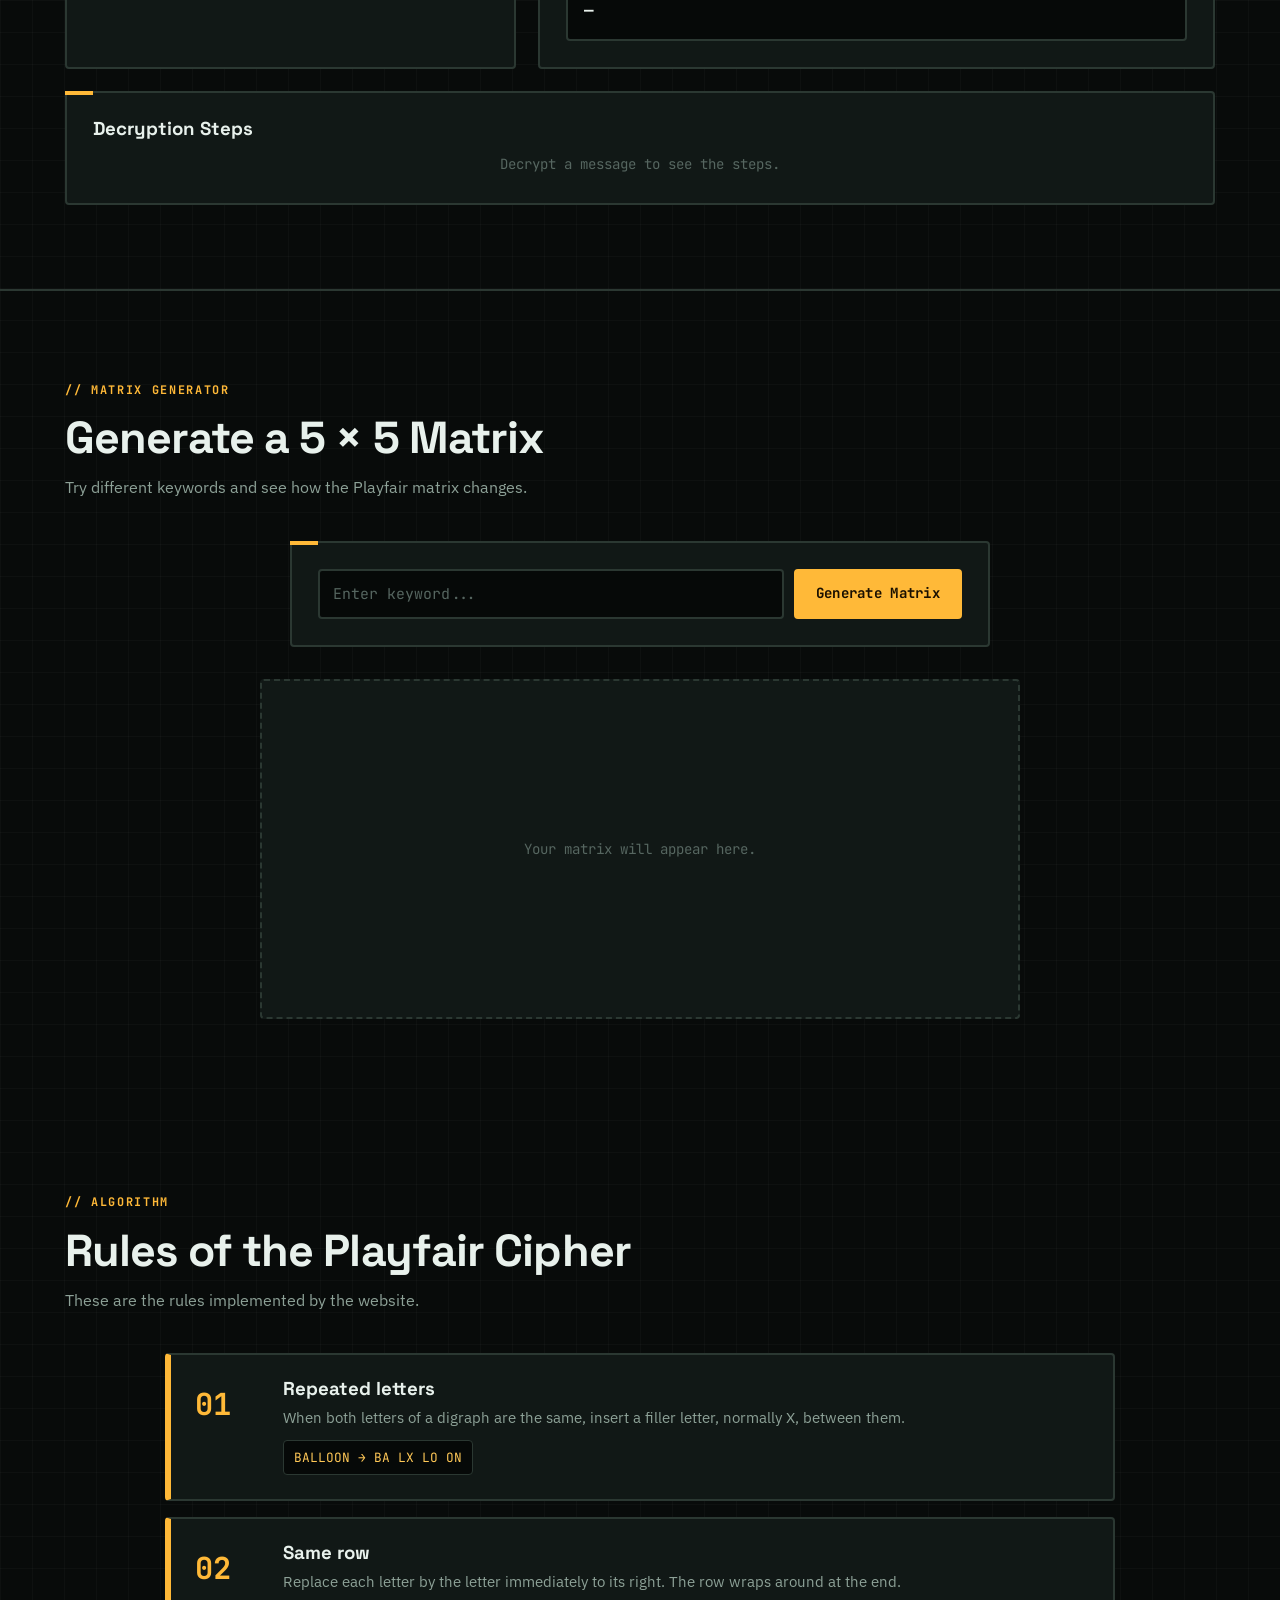
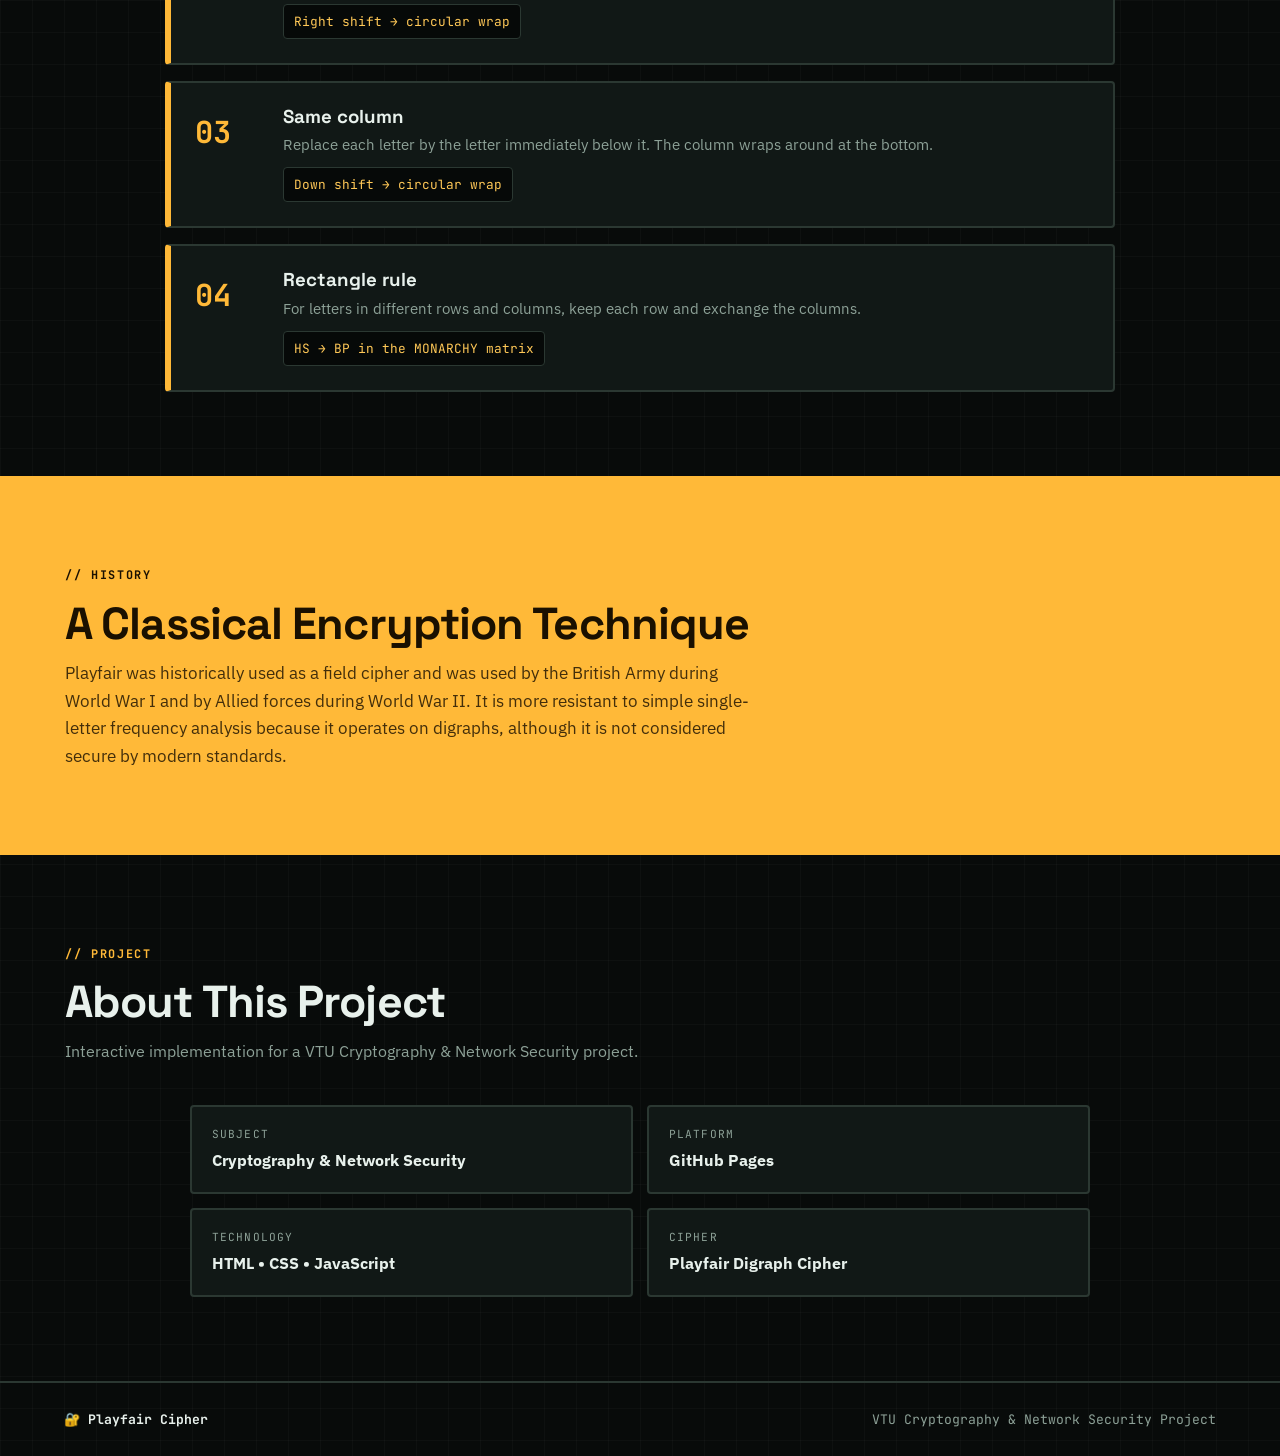
<file: playfair/index.html>
<!DOCTYPE html>
<html lang="en">
<head>
  <meta charset="UTF-8">
  <meta name="viewport" content="width=device-width, initial-scale=1.0">
  <meta name="description" content="Interactive Playfair Cipher implementation for Cryptography and Network Security">
  <title>Playfair Cipher | CNS VTU Project</title>
  <link rel="preconnect" href="https://fonts.googleapis.com">
  <link rel="preconnect" href="https://fonts.gstatic.com" crossorigin>
  <link href="https://fonts.googleapis.com/css2?family=Space+Grotesk:wght@500;700&family=IBM+Plex+Sans:wght@400;600&family=JetBrains+Mono:wght@400;700&display=swap" rel="stylesheet">
  <link rel="stylesheet" href="../assets/theme.css">
  <link rel="stylesheet" href="playfair.css">
</head>
<body>
  <header class="navbar">
    <a class="brand" href="#home">
      <span class="brand-icon">🔐</span>
      <span>
        <strong>Playfair Cipher</strong>
        <small>Cryptography &amp; Network Security</small>
      </span>
    </a>
    <nav>
      <a class="back" href="../index.html">◂ Toolkit</a>
      <a href="#home">Home</a>
      <a href="#encrypt">Encrypt</a>
      <a href="#decrypt">Decrypt</a>
      <a href="#matrix">Matrix</a>
      <a href="#rules">Rules</a>
      <a href="#about">About</a>
    </nav>
  </header>

  <main>
    <section id="home" class="hero">
      <div>
        <span class="eyebrow">VTU • CRYPTOGRAPHY &amp; NETWORK SECURITY</span>
        <h1>Playfair <span>Cipher</span></h1>
        <p class="hero-text">
          An interactive web implementation of the classical Playfair digraph
          substitution cipher. Generate the 5 × 5 key matrix, encrypt and
          decrypt messages, and inspect every step of the algorithm.
        </p>
        <div class="hero-actions">
          <a class="btn primary" href="#encrypt">Start Encryption</a>
          <a class="btn secondary" href="#rules">View Rules</a>
        </div>
      </div>

      <div class="hero-card">
        <div class="card-title-row">
          <h2>Example Matrix</h2>
          <span>MONARCHY</span>
        </div>
        <div id="heroMatrix" class="matrix small-matrix"></div>
        <p class="muted">I and J share one position.</p>
      </div>
    </section>

    <section class="section intro">
      <div class="section-heading">
        <span class="eyebrow">INTRODUCTION</span>
        <h2>What is the Playfair Cipher?</h2>
        <p>
          Playfair encrypts plaintext two letters at a time, treating each pair
          as a digraph. A keyword is used to construct a 5 × 5 matrix, with
          I/J sharing one cell.
        </p>
      </div>
      <div class="feature-grid">
        <article class="feature-card">
          <div class="feature-icon">🔢</div>
          <h3>Digraph Encryption</h3>
          <p>Two plaintext letters are processed together instead of one at a time.</p>
        </article>
        <article class="feature-card">
          <div class="feature-icon">⬜</div>
          <h3>5 × 5 Matrix</h3>
          <p>The keyword and remaining alphabet form a 25-cell Playfair matrix.</p>
        </article>
        <article class="feature-card">
          <div class="feature-icon">🔑</div>
          <h3>Keyword Based</h3>
          <p>The keyword determines the order of letters in the cipher matrix.</p>
        </article>
      </div>
    </section>

    <section id="encrypt" class="section tool-section">
      <div class="section-heading">
        <span class="eyebrow">ENCRYPTION</span>
        <h2>Encrypt a Message</h2>
        <p>Enter a keyword and plaintext. The application shows preparation, pairs, matrix and every encryption rule used.</p>
      </div>

      <div class="tool-grid">
        <div class="panel">
          <label for="encryptKey">🔑 Keyword</label>
          <input id="encryptKey" type="text" placeholder="Example: MONARCHY" autocomplete="off">

          <label for="plaintext">📝 Plaintext</label>
          <textarea id="plaintext" rows="7" placeholder="Example: BALLOON"></textarea>

          <div class="button-row">
            <button id="encryptBtn" class="btn primary full">Encrypt Message</button>
            <button id="clearEncryptBtn" class="btn secondary full">Clear</button>
          </div>
          <p id="encryptStatus" class="status" aria-live="polite"></p>
        </div>

        <div class="panel">
          <h3>Generated Matrix</h3>
          <div id="encryptMatrix" class="matrix-box empty">Enter a keyword to generate the matrix.</div>

          <div class="result-box">
            <span>Prepared Plaintext</span>
            <strong id="preparedText">—</strong>
          </div>
          <div class="result-box">
            <span>Digraphs</span>
            <strong id="encryptPairs">—</strong>
          </div>
          <div class="result-box highlight">
            <span>🔐 Ciphertext</span>
            <strong id="ciphertext">—</strong>
          </div>
        </div>
      </div>

      <div class="panel steps-panel">
        <h3>Encryption Steps</h3>
        <div id="encryptionSteps" class="empty">Encrypt a message to see the steps.</div>
      </div>
    </section>

    <section id="decrypt" class="section tool-section alternate">
      <div class="section-heading">
        <span class="eyebrow">DECRYPTION</span>
        <h2>Decrypt a Message</h2>
        <p>Use the same keyword to reverse the Playfair transformation.</p>
      </div>

      <div class="tool-grid">
        <div class="panel">
          <label for="decryptKey">🔑 Keyword</label>
          <input id="decryptKey" type="text" placeholder="Example: MONARCHY" autocomplete="off">

          <label for="cipherInput">🔒 Ciphertext</label>
          <textarea id="cipherInput" rows="7" placeholder="Example: CKGX..."></textarea>

          <div class="button-row">
            <button id="decryptBtn" class="btn success full">Decrypt Message</button>
            <button id="clearDecryptBtn" class="btn secondary full">Clear</button>
          </div>
          <p id="decryptStatus" class="status" aria-live="polite"></p>
        </div>

        <div class="panel">
          <h3>Generated Matrix</h3>
          <div id="decryptMatrix" class="matrix-box empty">Enter a keyword to generate the matrix.</div>

          <div class="result-box">
            <span>Ciphertext Pairs</span>
            <strong id="decryptPairs">—</strong>
          </div>
          <div class="result-box highlight success-box">
            <span>🔓 Decrypted Plaintext</span>
            <strong id="decryptedText">—</strong>
          </div>
          <div class="result-box">
            <span>Optional: Remove likely filler X</span>
            <strong id="cleanedDecryptedText">—</strong>
          </div>
        </div>
      </div>

      <div class="panel steps-panel">
        <h3>Decryption Steps</h3>
        <div id="decryptionSteps" class="empty">Decrypt a message to see the steps.</div>
      </div>
    </section>

    <section id="matrix" class="section">
      <div class="section-heading">
        <span class="eyebrow">MATRIX GENERATOR</span>
        <h2>Generate a 5 × 5 Matrix</h2>
        <p>Try different keywords and see how the Playfair matrix changes.</p>
      </div>

      <div class="matrix-generator panel">
        <input id="matrixKey" type="text" placeholder="Enter keyword..." autocomplete="off">
        <button id="generateMatrixBtn" class="btn primary">Generate Matrix</button>
      </div>
      <div id="displayMatrix" class="matrix-large-box empty">Your matrix will appear here.</div>
    </section>

    <section id="rules" class="section rules-section">
      <div class="section-heading">
        <span class="eyebrow">ALGORITHM</span>
        <h2>Rules of the Playfair Cipher</h2>
        <p>These are the rules implemented by the website.</p>
      </div>

      <div class="rules-grid">
        <article class="rule-card">
          <span class="rule-number">01</span>
          <div>
            <h3>Repeated letters</h3>
            <p>When both letters of a digraph are the same, insert a filler letter, normally X, between them.</p>
            <code>BALLOON → BA LX LO ON</code>
          </div>
        </article>
        <article class="rule-card">
          <span class="rule-number">02</span>
          <div>
            <h3>Same row</h3>
            <p>Replace each letter by the letter immediately to its right. The row wraps around at the end.</p>
            <code>Right shift → circular wrap</code>
          </div>
        </article>
        <article class="rule-card">
          <span class="rule-number">03</span>
          <div>
            <h3>Same column</h3>
            <p>Replace each letter by the letter immediately below it. The column wraps around at the bottom.</p>
            <code>Down shift → circular wrap</code>
          </div>
        </article>
        <article class="rule-card">
          <span class="rule-number">04</span>
          <div>
            <h3>Rectangle rule</h3>
            <p>For letters in different rows and columns, keep each row and exchange the columns.</p>
            <code>HS → BP in the MONARCHY matrix</code>
          </div>
        </article>
      </div>
    </section>

    <section class="history">
      <div class="section-heading">
        <span class="eyebrow light">HISTORY</span>
        <h2>A Classical Encryption Technique</h2>
        <p>
          Playfair was historically used as a field cipher and was used by the
          British Army during World War I and by Allied forces during World War II.
          It is more resistant to simple single-letter frequency analysis because
          it operates on digraphs, although it is not considered secure by modern standards.
        </p>
      </div>
    </section>

    <section id="about" class="section">
      <div class="section-heading">
        <span class="eyebrow">PROJECT</span>
        <h2>About This Project</h2>
        <p>Interactive implementation for a VTU Cryptography &amp; Network Security project.</p>
      </div>
      <div class="details-grid">
        <div><span>Subject</span><strong>Cryptography &amp; Network Security</strong></div>
        <div><span>Platform</span><strong>GitHub Pages</strong></div>
        <div><span>Technology</span><strong>HTML • CSS • JavaScript</strong></div>
        <div><span>Cipher</span><strong>Playfair Digraph Cipher</strong></div>
      </div>
    </section>
  </main>

  <footer>
    <strong>🔐 Playfair Cipher</strong>
    <span>VTU Cryptography &amp; Network Security Project</span>
  </footer>

  <script src="script.js"></script>
</body>
</html>
</file>
<file: assets/theme.css>
/* =========================================================
   CIPHER LAB - shared theme
   ========================================================= */
:root {
  --bg: #080b0a;
  --panel: #111816;
  --panel-2: #18211e;
  --line: #2b3832;
  --text: #e8f1ec;
  --muted: #8da197;
  --grid: rgba(255, 255, 255, 0.025);

  --accent: #c6ff3d;       /* each page overrides these two */
  --accent-ink: #0a1200;

  --ok: #5df2b0;
  --warn: #ffc857;
  --danger: #ff5d5d;

  --radius: 4px;
  --font-head: "Space Grotesk", system-ui, sans-serif;
  --font-body: "IBM Plex Sans", system-ui, sans-serif;
  --font-mono: "JetBrains Mono", ui-monospace, Consolas, monospace;
}

*, *::before, *::after { box-sizing: border-box; }
[hidden] { display: none !important; }
html { scroll-behavior: smooth; scroll-padding-top: 80px; }

body {
  margin: 0;
  background-color: var(--bg);
  background-image:
    linear-gradient(var(--grid) 1px, transparent 1px),
    linear-gradient(90deg, var(--grid) 1px, transparent 1px);
  background-size: 32px 32px;
  color: var(--text);
  font-family: var(--font-body);
  line-height: 1.65;
}

a { color: inherit; text-decoration: none; }
button, input, textarea { font: inherit; }
h1, h2, h3, h4 { font-family: var(--font-head); line-height: 1.1; margin: 0; }
code { font-family: var(--font-mono); }
:focus-visible { outline: 3px solid var(--accent); outline-offset: 2px; }

/* ---------- Header ---------- */
.navbar, .site-header {
  position: sticky; top: 0; z-index: 50;
  display: flex; flex-wrap: wrap; align-items: center; justify-content: space-between;
  gap: 10px 24px;
  padding: 12px clamp(16px, 5vw, 64px);
  background: rgba(8, 11, 10, 0.88);
  backdrop-filter: blur(10px);
  border-bottom: 2px solid var(--line);
}
.brand { display: flex; align-items: center; gap: 12px; }
.brand strong { display: block; font-family: var(--font-head); font-size: 1.1rem; }
.brand small {
  display: block; font-family: var(--font-mono); font-size: 0.68rem;
  color: var(--muted); letter-spacing: 0.04em;
}
.brand-icon {
  width: 40px; height: 40px; display: grid; place-items: center;
  border: 2px solid var(--accent); border-radius: var(--radius);
  box-shadow: 3px 3px 0 var(--accent); font-size: 1.15rem;
}
nav { display: flex; flex-wrap: wrap; gap: 4px; }
nav a {
  font-family: var(--font-mono); font-size: 0.82rem; color: var(--muted);
  padding: 6px 11px; border-radius: var(--radius); border: 1px solid transparent;
}
nav a:hover { color: var(--accent); border-color: var(--line); }
nav a.back { background: var(--accent); color: var(--accent-ink); font-weight: 700; }
nav a.back:hover { color: var(--accent-ink); filter: brightness(1.1); }

/* ---------- Buttons ---------- */
.btn {
  display: inline-block; cursor: pointer;
  font-family: var(--font-mono); font-weight: 700; font-size: 0.88rem; letter-spacing: 0.02em;
  padding: 11px 20px; color: var(--text);
  background: var(--panel-2); border: 2px solid var(--line); border-radius: var(--radius);
  transition: transform 0.12s, box-shadow 0.12s, border-color 0.12s;
}
.btn:hover:not(:disabled) { border-color: var(--accent); transform: translate(-2px, -2px); box-shadow: 3px 3px 0 var(--accent); }
.btn:active:not(:disabled) { transform: none; box-shadow: none; }
.btn:disabled { opacity: 0.4; cursor: not-allowed; }
.btn.primary { background: var(--accent); border-color: var(--accent); color: var(--accent-ink); }
.btn.primary:hover:not(:disabled) { box-shadow: 3px 3px 0 var(--text); }
.btn.success { background: var(--ok); border-color: var(--ok); color: #00170d; }
.btn.success:hover:not(:disabled) { border-color: var(--ok); box-shadow: 3px 3px 0 var(--text); }
.btn.full { width: 100%; }

/* ---------- Panels and inputs ---------- */
.panel {
  position: relative; padding: 26px;
  background: var(--panel); border: 2px solid var(--line); border-radius: var(--radius);
}
.panel::before {
  content: ""; position: absolute; top: -2px; left: -2px;
  width: 28px; height: 4px; background: var(--accent);
}
input[type="text"], input[type="number"], textarea {
  width: 100%; padding: 11px 13px;
  font-family: var(--font-mono); font-size: 0.93rem; color: var(--text);
  background: #060908; border: 2px solid var(--line); border-radius: var(--radius); outline: none;
}
input[type="text"]:focus, input[type="number"]:focus, textarea:focus { border-color: var(--accent); }
textarea { resize: vertical; }
::placeholder { color: #566660; }

.eyebrow {
  display: inline-block; font-family: var(--font-mono); font-size: 0.74rem;
  font-weight: 700; letter-spacing: 0.14em; color: var(--accent);
}
.eyebrow::before { content: "// "; }

/* ---------- Footer ---------- */
footer, .site-footer {
  margin-top: 80px; padding: 26px clamp(16px, 5vw, 64px);
  display: flex; flex-wrap: wrap; justify-content: space-between; gap: 8px 24px;
  border-top: 2px solid var(--line); color: var(--muted);
  font-family: var(--font-mono); font-size: 0.82rem;
}
footer strong, .site-footer strong { color: var(--text); }

@keyframes blink { 50% { opacity: 0; } }
@media (prefers-reduced-motion: reduce) {
  html { scroll-behavior: auto; }
  * { animation: none !important; transition: none !important; }
}
</file>
<file: mitm/mitm.css>
/* MITM page - coral accent */
:root {
  --accent: #ff5d5d;
  --accent-ink: #1c0404;
  --alice: #4cc9f0;
  --bob: #5df2b0;
  --evil: #ff5d5d;
}

.site-header .brand span { color: var(--muted); font-family: var(--font-mono); font-size: 0.75rem; }

main { max-width: 1120px; margin: 0 auto; padding: 0 clamp(16px, 4vw, 32px); }
.section { padding: 72px 0 8px; }
h2 { font-size: clamp(1.7rem, 3.5vw, 2.4rem); margin-bottom: 10px; letter-spacing: -0.02em; }
h3 { font-size: 1.1rem; margin-bottom: 8px; }
.sub-head { margin: 32px 0 14px; font-size: 1.3rem; }
.section-sub { color: var(--muted); max-width: 70ch; margin: 0 0 28px; }
sub, sup { line-height: 0; }

/* Hero */
.hero { display: grid; grid-template-columns: 1fr 1fr; gap: 40px; align-items: center; padding: 64px 0 24px; }
.course { color: var(--accent); font-family: var(--font-mono); font-size: 0.8rem; letter-spacing: 0.08em; margin: 0 0 14px; }
.hero h1 { font-size: clamp(2.4rem, 6vw, 4.2rem); font-weight: 700; letter-spacing: -0.03em; }
.lead { color: var(--muted); font-size: 1.12rem; max-width: 52ch; margin: 18px 0 26px; }
.hero-figure { margin: 0; padding: 12px; background: var(--panel); border: 2px solid var(--evil); border-radius: var(--radius); box-shadow: 8px 8px 0 var(--evil); }
.hero-figure svg { width: 100%; height: auto; display: block; }

.line { fill: none; stroke-width: 3; stroke-linecap: round; }
.line.believed { stroke: var(--bob); stroke-dasharray: 3 10; opacity: 0.7; }
.line.real { stroke: var(--evil); stroke-dasharray: 10 8; }
.line.flow { animation: dash 1.4s linear infinite; }
@keyframes dash { to { stroke-dashoffset: -36; } }
.note { fill: var(--muted); font-size: 14px; font-family: var(--font-mono); }
.note.evil { fill: var(--evil); }
.node circle { stroke-width: 3; fill: var(--panel-2); }
.node text { fill: var(--text); font-family: var(--font-head); font-weight: 700; font-size: 14px; }
.node.alice circle { stroke: var(--alice); }
.node.bob circle { stroke: var(--bob); }
.node.mallory circle { stroke: var(--evil); }

.actions { display: flex; flex-wrap: wrap; gap: 12px; margin-top: 18px; }

/* Cards */
.grid { display: grid; gap: 18px; }
.grid.three { grid-template-columns: repeat(auto-fit, minmax(240px, 1fr)); }
.grid.two { grid-template-columns: repeat(auto-fit, minmax(300px, 1fr)); }
.card { background: var(--panel); border: 2px solid var(--line); border-radius: var(--radius); padding: 22px; }
.card p { color: var(--muted); margin: 0; }
.card code { color: var(--warn); }
.card.good { border-left: 6px solid var(--bob); }
.party-card { border-top: 6px solid var(--line); }
.party-card.alice { border-top-color: var(--alice); }
.party-card.bob { border-top-color: var(--bob); }
.party-card.mallory { border-top-color: var(--evil); }

/* Forms */
.form-grid { display: grid; grid-template-columns: repeat(auto-fit, minmax(170px, 1fr)); gap: 16px; }
.form-grid.wide { grid-template-columns: repeat(auto-fit, minmax(280px, 1fr)); }
label { display: flex; flex-direction: column; gap: 6px; font-family: var(--font-mono); font-weight: 700; font-size: 0.82rem; }
label code { color: var(--warn); }
.hint { color: var(--muted); font-size: 0.92rem; margin: 14px 0 0; }
.hint code { color: var(--warn); }
.error { color: var(--danger); font-family: var(--font-mono); font-size: 0.88rem; margin: 14px 0 0; font-weight: 700; }
.empty { color: var(--muted); margin: 22px 0 0; font-family: var(--font-mono); font-size: 0.88rem; }

.choice { border: 2px solid var(--line); border-radius: var(--radius); margin: 20px 0 0; padding: 12px 16px 14px; }
.choice legend { padding: 0 8px; font-family: var(--font-mono); font-weight: 700; font-size: 0.82rem; color: var(--accent); }
label.radio { flex-direction: row; align-items: flex-start; gap: 10px; font-family: var(--font-body); font-weight: 400; font-size: 1rem; cursor: pointer; padding: 6px 0; }
label.radio input { margin-top: 6px; accent-color: var(--accent); }

/* Block diagram */
.diagram-wrap { margin-top: 24px; padding: 8px 12px; background: var(--panel); border: 2px solid var(--line); border-radius: var(--radius); overflow-x: auto; }
#diagram svg { display: block; width: 100%; max-width: 580px; min-width: 500px; height: auto; margin: 0 auto; }

.hdr rect { fill: var(--panel-2); stroke: var(--accent); stroke-width: 2; }
.hdr text { fill: var(--text); font-family: var(--font-head); font-weight: 700; font-size: 17px; }
.life { stroke: var(--muted); stroke-width: 4; opacity: 0.7; }
.bx { fill: var(--panel-2); stroke-width: 2; }
.bx.alice { stroke: var(--alice); }
.bx.bob { stroke: var(--bob); }
.bx.evil { stroke: var(--evil); }
.bt { fill: var(--text); font-family: var(--font-body); font-size: 15px; }
.bv { fill: var(--warn); font-family: var(--font-mono); font-size: 13px; }
.sp { font-size: 10px; }
.ar { stroke-width: 3; fill: none; }
.ah { stroke: none; }
.ar.alice { stroke: var(--alice); } .ah.alice { fill: var(--alice); }
.ar.bob { stroke: var(--bob); }     .ah.bob { fill: var(--bob); }
.ar.evil { stroke: var(--evil); }   .ah.evil { fill: var(--evil); }
.al { fill: var(--text); font-family: var(--font-body); font-size: 15px; }
.red { fill: var(--evil); font-family: var(--font-body); font-style: italic; font-size: 16px; }

.el { transition: opacity 0.4s, visibility 0.4s; }
.el.pending { opacity: 0; visibility: hidden; pointer-events: none; }
.el.active .bx { stroke: var(--warn); stroke-width: 3.5; }
.el.active .ar { stroke: var(--warn); stroke-width: 4.5; }
.el.active .ah { fill: var(--warn); }
.el.active .al { fill: var(--warn); }

/* Stepper */
.stepper { margin-top: 18px; }
.step-now { margin: 0; font-weight: 600; }
.attack-steps { margin: 0; padding: 0 0 0 28px; display: grid; gap: 10px; }
.attack-steps > li { padding: 12px 16px; border: 2px solid var(--line); border-radius: var(--radius); background: var(--panel); }
.attack-steps > li::marker { font-family: var(--font-mono); font-weight: 700; color: var(--accent); }
.attack-steps > li.active { border-color: var(--warn); background: var(--panel-2); box-shadow: 4px 4px 0 var(--warn); }
.attack-steps > li.pending { opacity: 0.4; }
.attack-steps .calc { display: block; margin-top: 6px; font-family: var(--font-mono); font-size: 0.88rem; color: var(--warn); }
.attack-steps .calc[hidden] { display: none; }

/* Results */
.result { margin-top: 24px; }
.verdict { margin-top: 18px; padding: 16px 20px; border: 2px solid var(--line); border-radius: var(--radius); font-weight: 600; }
.verdict.safe { background: rgba(93, 242, 176, 0.08); border-color: var(--bob); }
.verdict.broken { background: rgba(255, 93, 93, 0.08); border-color: var(--evil); }
.verdict p { margin: 0 0 8px; }
.verdict p:last-child { margin-bottom: 0; }
.verdict code { color: var(--warn); }

.relay { display: grid; gap: 12px; }
.hop { display: grid; grid-template-columns: 170px 1fr; gap: 8px 18px; padding: 14px 18px; background: var(--panel); border: 2px solid var(--line); border-left: 6px solid var(--line); border-radius: var(--radius); }
.hop.alice { border-left-color: var(--alice); }
.hop.bob { border-left-color: var(--bob); }
.hop.mallory { border-left-color: var(--evil); }
.hop.sent { background: var(--panel-2); border-color: var(--warn); border-left-color: var(--warn); }
.hop .who { font-family: var(--font-head); font-weight: 700; }
.hop .who small { display: block; color: var(--muted); font-family: var(--font-body); font-weight: 400; }
.hop .body p { margin: 0; }
.hop .body p + p { margin-top: 4px; }
.hop .lbl { color: var(--muted); font-size: 0.9rem; }
.hop .val { font-family: var(--font-mono); word-break: break-word; }
.hop .val.cipher { color: var(--warn); }
.hop .val.changed { color: var(--evil); }
.tag { display: inline-block; margin-left: 8px; padding: 1px 10px; border-radius: var(--radius); background: var(--warn); color: #231900; font-family: var(--font-mono); font-size: 0.75rem; font-weight: 700; }

/* About */
.about { display: grid; grid-template-columns: repeat(auto-fit, minmax(220px, 1fr)); gap: 16px; margin: 0; }
.about div { background: var(--panel); border: 2px solid var(--line); border-radius: var(--radius); padding: 18px; }
.about dt { color: var(--muted); font-family: var(--font-mono); font-size: 0.72rem; letter-spacing: 0.1em; text-transform: uppercase; }
.about dd { margin: 4px 0 0; font-weight: 600; }
.disclaimer { color: var(--muted); margin-top: 20px; max-width: 70ch; }

@media (max-width: 820px) {
  .hero { grid-template-columns: 1fr; padding-top: 40px; }
  .section { padding-top: 56px; }
  .hop { grid-template-columns: 1fr; }
}
</file>
<file: playfair/playfair.css>
/* Playfair page - amber accent */
:root { --accent: #ffb938; --accent-ink: #1a1000; }

.hero {
  display: grid; grid-template-columns: 1.1fr 0.9fr; gap: 56px; align-items: center;
  min-height: 600px; padding: 80px clamp(16px, 5vw, 64px);
}
.hero h1 { font-size: clamp(3rem, 8vw, 5.5rem); font-weight: 700; letter-spacing: -0.03em; margin-top: 18px; }
.hero h1 span { color: var(--accent); }
.hero h1 span::after { content: "_"; animation: blink 1s steps(2) infinite; }
.hero-text { max-width: 56ch; margin-top: 20px; color: var(--muted); font-size: 1.1rem; }
.hero-actions { display: flex; flex-wrap: wrap; gap: 14px; margin-top: 30px; }

.hero-card {
  padding: 28px; background: var(--panel);
  border: 2px solid var(--accent); border-radius: var(--radius); box-shadow: 8px 8px 0 var(--accent);
}
.card-title-row { display: flex; justify-content: space-between; align-items: center; margin-bottom: 20px; }
.card-title-row h2 { font-size: 1.2rem; }
.card-title-row span {
  font-family: var(--font-mono); font-size: 0.75rem; font-weight: 700;
  color: var(--accent-ink); background: var(--accent); padding: 4px 9px; border-radius: var(--radius);
}
.muted { color: var(--muted); font-family: var(--font-mono); font-size: 0.78rem; text-align: center; margin-top: 16px; }

/* Matrix */
.matrix { display: grid; grid-template-columns: repeat(5, 1fr); gap: 6px; }
.matrix div {
  aspect-ratio: 1; display: grid; place-items: center;
  background: var(--panel-2); color: var(--accent);
  border: 2px solid var(--line); border-radius: var(--radius);
  font-family: var(--font-mono); font-weight: 700; transition: background 0.12s, color 0.12s;
}
.matrix div:hover { background: var(--accent); color: var(--accent-ink); border-color: var(--accent); }
.small-matrix { max-width: 340px; margin: auto; }

/* Sections */
.section { padding: 84px clamp(16px, 5vw, 64px); }
.section-heading { max-width: 1150px; margin: 0 auto 40px; }
.section-heading h2 { font-size: clamp(1.9rem, 4vw, 2.8rem); margin-top: 12px; letter-spacing: -0.02em; }
.section-heading p { max-width: 62ch; margin: 12px 0 0; color: var(--muted); }

.feature-grid { max-width: 1150px; margin: auto; display: grid; grid-template-columns: repeat(3, 1fr); gap: 20px; }
.feature-card {
  padding: 26px; background: var(--panel); border: 2px solid var(--line); border-radius: var(--radius);
  transition: transform 0.12s, box-shadow 0.12s, border-color 0.12s;
}
.feature-card:hover { border-color: var(--accent); transform: translate(-3px, -3px); box-shadow: 5px 5px 0 var(--accent); }
.feature-icon {
  width: 48px; height: 48px; display: grid; place-items: center; margin-bottom: 16px;
  border: 2px solid var(--line); border-radius: var(--radius); font-size: 1.3rem;
}
.feature-card h3 { margin-bottom: 6px; }
.feature-card p { margin: 0; color: var(--muted); font-size: 0.95rem; }

.tool-section { background: rgba(255, 185, 56, 0.04); border-block: 2px solid var(--line); }
.tool-section.alternate { background: transparent; }
.tool-grid { max-width: 1150px; margin: auto; display: grid; grid-template-columns: 0.8fr 1.2fr; gap: 22px; }

.panel label {
  display: block; margin: 0 0 8px;
  font-family: var(--font-mono); font-weight: 700; font-size: 0.8rem; color: var(--accent);
}
label + input, label + textarea { margin-bottom: 18px; }
.panel h3 { margin-bottom: 14px; }
.button-row { display: grid; grid-template-columns: 1fr 1fr; gap: 10px; margin-top: 4px; }
.status { min-height: 22px; margin: 12px 0 0; font-family: var(--font-mono); font-size: 0.82rem; color: var(--muted); }
.status.ok { color: var(--ok); }
.status.error { color: var(--danger); }

.matrix-box { min-height: 265px; display: grid; place-items: center; margin: 14px 0; }
.matrix-box .matrix { width: min(320px, 100%); }
.matrix-box .matrix div { min-height: 48px; }
.empty { color: #566660; text-align: center; font-family: var(--font-mono); font-size: 0.88rem; }

.result-box { margin-top: 12px; padding: 14px 16px; background: #060908; border: 2px solid var(--line); border-radius: var(--radius); }
.result-box span { display: block; font-family: var(--font-mono); font-size: 0.7rem; font-weight: 700; letter-spacing: 0.1em; text-transform: uppercase; color: var(--muted); }
.result-box strong { display: block; margin-top: 5px; font-family: var(--font-mono); word-break: break-word; }
.highlight { border-color: var(--accent); }
.highlight strong { color: var(--accent); font-size: 1.15rem; letter-spacing: 0.08em; }
.success-box { border-color: var(--ok); }
.success-box strong { color: var(--ok); }

.steps-panel { max-width: 1150px; margin: 22px auto 0; }
.step { display: grid; grid-template-columns: 38px 1fr; gap: 14px; padding: 14px 16px; margin-top: 10px; background: #060908; border: 2px solid var(--line); border-radius: var(--radius); }
.step-no { width: 36px; height: 36px; display: grid; place-items: center; background: var(--accent); color: var(--accent-ink); border-radius: var(--radius); font-family: var(--font-mono); font-weight: 700; }
.step h4 { font-family: var(--font-mono); font-size: 0.98rem; letter-spacing: 0.06em; }
.step p { margin: 3px 0 0; color: var(--muted); font-size: 0.9rem; }
.step p strong { color: var(--accent); }

/* Matrix generator */
.matrix-generator { max-width: 700px; margin: auto; display: flex; gap: 10px; }
.matrix-generator input { flex: 1; }
.matrix-large-box {
  max-width: 760px; min-height: 340px; margin: 32px auto 0; padding: 30px;
  display: grid; place-items: center;
  background: var(--panel); border: 2px dashed var(--line); border-radius: var(--radius);
}
.matrix-large-box .matrix { width: min(440px, 100%); gap: 8px; }
.matrix-large-box .matrix div { font-size: 1.25rem; }

/* Rules */
.rules-grid { max-width: 950px; margin: auto; display: grid; gap: 16px; }
.rule-card { display: grid; grid-template-columns: 70px 1fr; gap: 18px; padding: 24px; background: var(--panel); border: 2px solid var(--line); border-left: 6px solid var(--accent); border-radius: var(--radius); }
.rule-number { font-family: var(--font-mono); font-size: 1.9rem; font-weight: 700; color: var(--accent); }
.rule-card h3 { margin-bottom: 5px; }
.rule-card p { margin: 0; color: var(--muted); font-size: 0.95rem; }
.rule-card code { display: inline-block; margin-top: 10px; padding: 6px 10px; background: #060908; border: 1px solid var(--line); border-radius: var(--radius); color: var(--warn); font-size: 0.8rem; }

/* History: solid accent block */
.history { padding: 84px clamp(16px, 5vw, 64px); background: var(--accent); color: var(--accent-ink); }
.history .eyebrow, .eyebrow.light { color: var(--accent-ink); }
.history .section-heading { margin-bottom: 0; }
.history .section-heading p { color: rgba(26, 16, 0, 0.82); font-size: 1.05rem; max-width: 70ch; }

/* About */
.details-grid { max-width: 900px; margin: auto; display: grid; grid-template-columns: repeat(2, 1fr); gap: 14px; }
.details-grid > div { padding: 18px 20px; background: var(--panel); border: 2px solid var(--line); border-radius: var(--radius); }
.details-grid span { display: block; font-family: var(--font-mono); font-size: 0.7rem; letter-spacing: 0.1em; text-transform: uppercase; color: var(--muted); }
.details-grid strong { display: block; margin-top: 4px; }

footer { margin-top: 0; }

@media (max-width: 900px) {
  .hero { grid-template-columns: 1fr; min-height: 0; padding-top: 56px; }
  .tool-grid, .feature-grid { grid-template-columns: 1fr; }
}
@media (max-width: 650px) {
  .button-row, .details-grid { grid-template-columns: 1fr; }
  .matrix-generator { flex-direction: column; }
  .rule-card { grid-template-columns: 1fr; gap: 4px; }
  .section { padding-block: 60px; }
}
</file>
